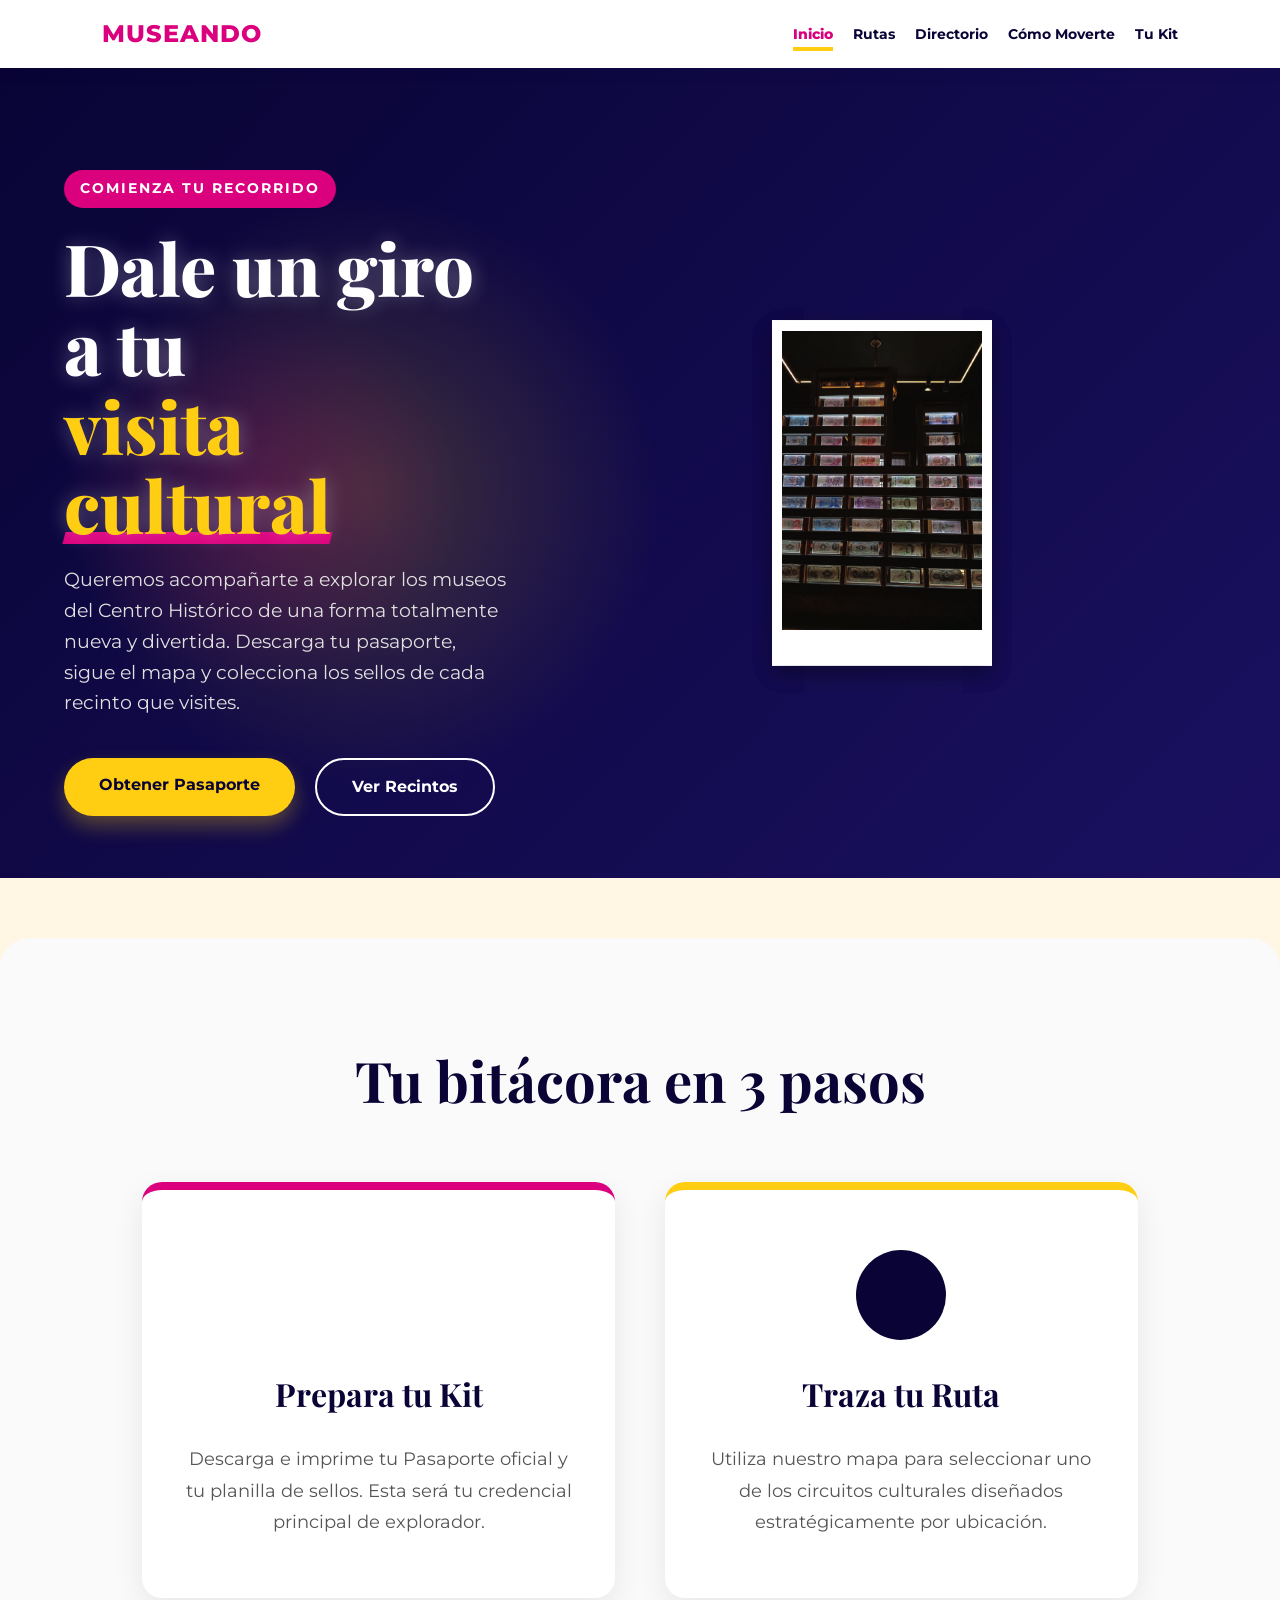
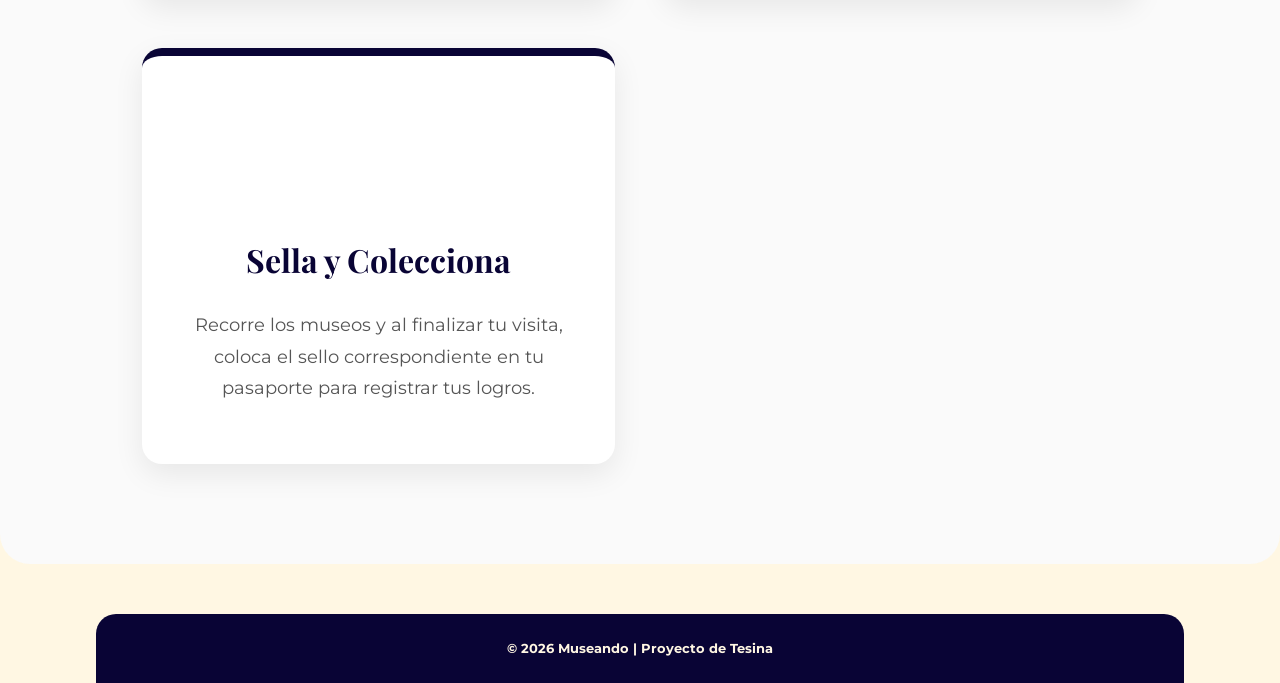
<file: Museando/index.html>
<!DOCTYPE html>
<html lang="es">
<head>
    <meta charset="UTF-8">
    <meta name="viewport" content="width=device-width, initial-scale=1.0">
    <title>Museando | Inicio</title>
    <link href="https://fonts.googleapis.com/css2?family=Montserrat:wght@300;400;700&family=Playfair+Display:wght@700;800&family=Poppins:wght@700;800&display=swap" rel="stylesheet">
    <link rel="stylesheet" href="css/style.css">
</head>
<body>

    <header class="main-header">
        <a href="index.html" class="logo">MUSEANDO</a>
        <ul class="nav-links">
            <li><a href="index.html" class="activo-nav">Inicio</a></li>
            <li><a href="rutas.html">Rutas</a></li>
            <li><a href="directorio.html">Directorio</a></li>
            <li><a href="guia.html">Cómo Moverte</a></li>
            <li><a href="kit.html">Tu Kit</a></li>
        </ul>
        <div class="burger">
            <div class="line1"></div><div class="line2"></div><div class="line3"></div>
        </div>
    </header>

    <main class="main-content">
        <section class="hero-dinamico">
            <div class="forma-fondo-1"></div>
            <div class="forma-fondo-2"></div>

           <div class="hero-texto-wrapper">
    <div class="etiqueta-hero">Comienza tu recorrido</div>
    <h1 class="titulo-gigante">Dale un giro a tu <br><span>visita cultural</span></h1>
    <p class="parrafo-hero">Queremos acompañarte a explorar los museos del Centro Histórico de una forma totalmente nueva y divertida. Descarga tu pasaporte, sigue el mapa y colecciona los sellos de cada recinto que visites.</p>
    <div class="botones-hero">
        <a href="kit.html" class="btn-primario">Obtener Pasaporte</a>
        <a href="directorio.html" class="btn-secundario">Ver Recintos</a>
    </div>
</div>

        <div class="hero-visual-wrapper" style="perspective: 1000px;">
    <div class="collage-polaroid">
        <!-- Tus imágenes aquí -->
        <img src="img/map4.jpg" class="foto-polaroid">
        <img src="img/munal2.jpg" class="foto-polaroid">
        <img src="img/banco2.jpg" class="foto-polaroid">
    </div>
</div>
        </section>

        <section class="container tutorial-section">
            <h2 class="section-title">Tu bitácora en 3 pasos</h2>
            
            <div class="grid-flex tutorial-grid">
                <div class="card tutorial-card hover-elevate">
                    <div class="icono-circular">1</div>
                    <h3 class="card-title">Prepara tu Kit</h3>
                    <p class="card-text">Descarga e imprime tu Pasaporte oficial y tu planilla de sellos. Esta será tu credencial principal de explorador.</p>
                </div>
                
                <div class="card tutorial-card hover-elevate">
                    <div class="icono-circular">2</div>
                    <h3 class="card-title">Traza tu Ruta</h3>
                    <p class="card-text">Utiliza nuestro mapa para seleccionar uno de los circuitos culturales diseñados estratégicamente por ubicación.</p>
                </div>
                
                <div class="card tutorial-card hover-elevate">
                    <div class="icono-circular">3</div>
                    <h3 class="card-title">Sella y Colecciona</h3>
                    <p class="card-text">Recorre los museos y al finalizar tu visita, coloca el sello correspondiente en tu pasaporte para registrar tus logros.</p>
                </div>
            </div>
        </section>

        </main>

    <footer class="main-footer">
        <p>&copy; 2026 Museando | Proyecto de Tesina</p>
    </footer>

    <script>
        const burger = document.querySelector('.burger');
        const nav = document.querySelector('.nav-links');
        burger.addEventListener('click', () => { 
            nav.classList.toggle('nav-active'); 
        });
    </script>
</body>
	
	<script>
    document.addEventListener("mousemove", (e) => {
        const mouseX = e.clientX / window.innerWidth - 0.5;
        const mouseY = e.clientY / window.innerHeight - 0.5;

        // Mover los elementos según el mouse
        const visualWrapper = document.querySelector('.hero-visual-wrapper');
        const flotante = document.querySelector('.img-flotante-1');

        visualWrapper.style.transform = `translate(${mouseX * 30}px, ${mouseY * 30}px)`;
        flotante.style.transform = `translate(${mouseX * -50}px, ${mouseY * -50}px)`;
    });
</script>
</html>
</file>
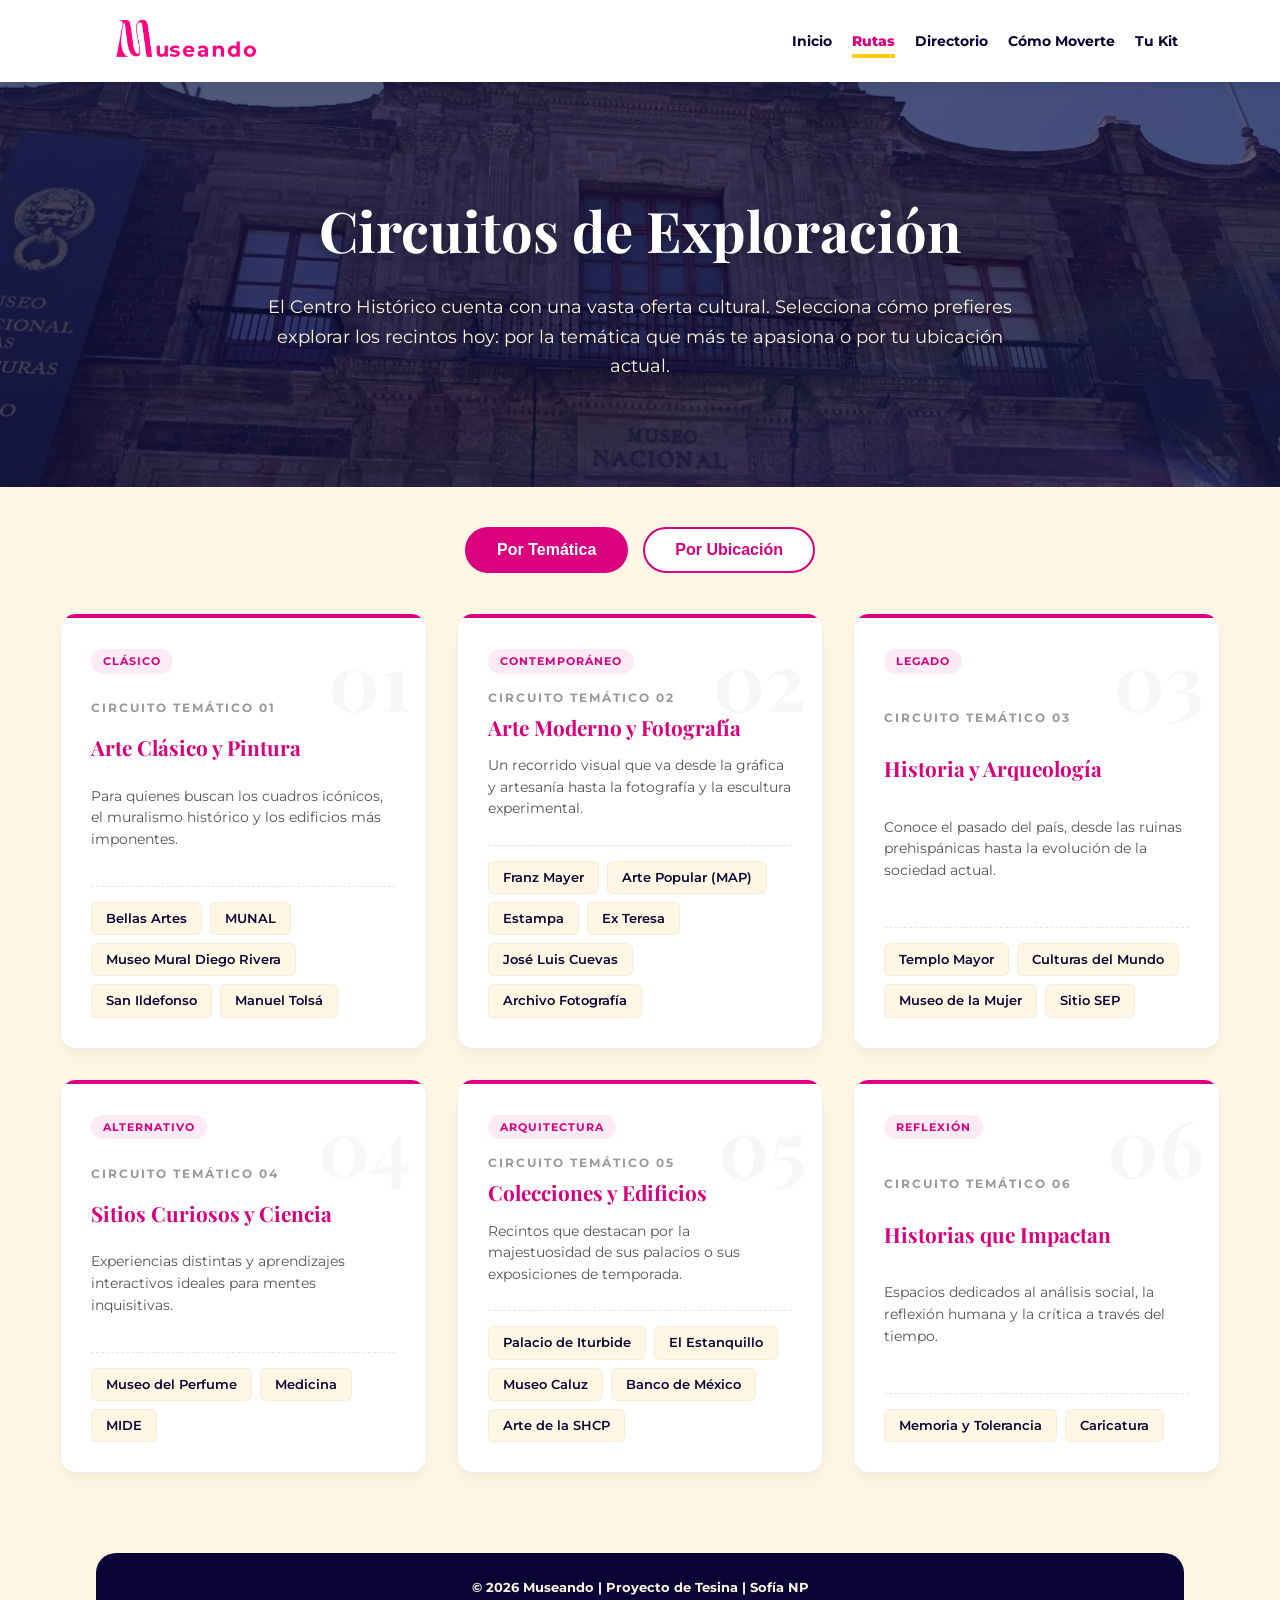
<file: rutas.html>
<!DOCTYPE html>
<html lang="es">
<head>

	<!-- Google tag (gtag.js) -->
    <script async src="https://www.googletagmanager.com/gtag/js?id=G-GC20LZSEM9"></script>
    <script>
      window.dataLayer = window.dataLayer || [];
      function gtag(){dataLayer.push(arguments);}
      gtag('js', new Date());

      gtag('config', 'G-GC20LZSEM9');
    </script>

    <meta charset="UTF-8">
    <meta name="viewport" content="width=device-width, initial-scale=1.0">
    <title>Museando | Inicio</title>
    <link href="https://fonts.googleapis.com/css2?family=Montserrat:wght@300;400;700&family=Playfair+Display:wght@700;800&family=Poppins:wght@700;800&display=swap" rel="stylesheet">
    <link rel="stylesheet" href="css/style.css">
    <meta charset="UTF-8">
    <meta name="viewport" content="width=device-width, initial-scale=1.0">
    <title>Museando | Rutas de Exploración</title>
    <link rel="stylesheet" href="css/style.css">
    <link href="https://fonts.googleapis.com/css2?family=Montserrat:wght@300;400;600;700&family=Playfair+Display:wght@700&family=Poppins:wght@600&display=swap" rel="stylesheet">
	
	<meta name="language" content="ES,EN">
	<!--esta etiqueta sirve para especificar cual es el didioma que usamos -->
<meta name="Description" content="Museando Centro Historico CDMX">
	 <!-- esta etiqueta sirve exclusivamente para que el usuario lo lea como descripción en google -->
<meta name="Keywords" content="CDMX, museos, centro historico, museando">
	 
<meta name="author" content="Sofía Nava, sofianp1418@gmail.com">
	
<meta name="copyright" content="Museando">

<meta name="robots" content="Index,Follow"> 

<meta name="google-site-verification" content="LADzCucKd1rZKgJMTLuuKnsMB3RhkdL5uqJF5bVARfE" />
	
	<link rel="shortcut icon" href="img/favicon.ico" type="image/x-icon">
<link rel="icon" href="/favicon.ico" type="image/x-icon">
</head>
<body>

    <header>
        <a href="index.html" class="logo">
        <img src="img/museando transparente.png" alt="Logo Museando" class="logo-img">
    </a>
        <ul class="nav-links">
            <li><a href="index.html">Inicio</a></li>
            <li><a href="rutas.html" class="activo-nav">Rutas</a></li>
            <li><a href="directorio.html">Directorio</a></li>
            <li><a href="guia.html">Cómo Moverte</a></li>
            <li><a href="kit.html">Tu Kit</a></li>
        </ul>
        <div class="burger">
            <div class="line1"></div><div class="line2"></div><div class="line3"></div>
        </div>
    </header>

    <!-- NUEVO HERO BANNER FOTOGRÁFICO -->
    <section class="hero-rutas">
        <div class="hero-overlay"></div>
        <div class="hero-contenido">
            <h1>Circuitos de Exploración</h1>
            <p>El Centro Histórico cuenta con una vasta oferta cultural. Selecciona cómo prefieres explorar los recintos hoy: por la temática que más te apasiona o por tu ubicación actual.</p>
        </div>
    </section>

    <main class="container-rutas">

        <div class="tabs-navegacion">
            <button class="btn-tab active" onclick="cambiarFiltro(event, 'tematica')">Por Temática</button>
            <button class="btn-tab" onclick="cambiarFiltro(event, 'ubicacion')">Por Ubicación</button>
        </div>

        <div class="wrapper-contenido-rutas">
            
            <!-- BLOQUE 1: RUTAS TEMÁTICAS -->
            <div id="contenedor-tematica" class="bloque-ruta active">
                <div class="grid-rutas-moderno">
                    
                    <div class="tarjeta-ruta-interactiva" data-numero="01">
                        <div class="tarjeta-badge">Clásico</div>
                        <span class="subtitulo-circuito">Circuito Temático 01</span>
                        <h3>Arte Clásico y Pintura</h3>
                        <p class="ruta-descripcion">Para quienes buscan los cuadros icónicos, el muralismo histórico y los edificios más imponentes.</p>
                        <div class="lista-recintos-ruta">
                            <a href="directorio.html#bellas-artes" class="tag-museo">Bellas Artes</a>
                            <a href="directorio.html#munal" class="tag-museo">MUNAL</a>
                            <a href="directorio.html#diego-rivera" class="tag-museo">Museo Mural Diego Rivera</a>
                            <a href="directorio.html#san-ildefonso" class="tag-museo">San Ildefonso</a>
                            <a href="directorio.html#manuel-tolsa" class="tag-museo">Manuel Tolsá</a>
                        </div>
                    </div>

                    <div class="tarjeta-ruta-interactiva" data-numero="02">
                        <div class="tarjeta-badge">Contemporáneo</div>
                        <span class="subtitulo-circuito">Circuito Temático 02</span>
                        <h3>Arte Moderno y Fotografía</h3>
                        <p class="ruta-descripcion">Un recorrido visual que va desde la gráfica y artesanía hasta la fotografía y la escultura experimental.</p>
                        <div class="lista-recintos-ruta">
                            <a href="directorio.html#franz-mayer" class="tag-museo">Franz Mayer</a>
                            <a href="directorio.html#arte-popular" class="tag-museo">Arte Popular (MAP)</a>
                            <a href="directorio.html#estampa" class="tag-museo">Estampa</a>
                            <a href="directorio.html#ex-teresa" class="tag-museo">Ex Teresa</a>
                            <a href="directorio.html#jose-luis-cuevas" class="tag-museo">José Luis Cuevas</a>
                            <a href="directorio.html#archivo-fotografia" class="tag-museo">Archivo Fotografía</a>
                        </div>
                    </div>

                    <div class="tarjeta-ruta-interactiva" data-numero="03">
                        <div class="tarjeta-badge">Legado</div>
                        <span class="subtitulo-circuito">Circuito Temático 03</span>
                        <h3>Historia y Arqueología</h3>
                        <p class="ruta-descripcion">Conoce el pasado del país, desde las ruinas prehispánicas hasta la evolución de la sociedad actual.</p>
                        <div class="lista-recintos-ruta">
                            <a href="directorio.html#templo-mayor" class="tag-museo">Templo Mayor</a>
                            <a href="directorio.html#culturas-mundo" class="tag-museo">Culturas del Mundo</a>
                            <a href="directorio.html#museo-mujer" class="tag-museo">Museo de la Mujer</a>
                            <a href="directorio.html#sitio-sep" class="tag-museo">Sitio SEP</a>
                        </div>
                    </div>

                    <div class="tarjeta-ruta-interactiva" data-numero="04">
                        <div class="tarjeta-badge">Alternativo</div>
                        <span class="subtitulo-circuito">Circuito Temático 04</span>
                        <h3>Sitios Curiosos y Ciencia</h3>
                        <p class="ruta-descripcion">Experiencias distintas y aprendizajes interactivos ideales para mentes inquisitivas.</p>
                        <div class="lista-recintos-ruta">
                            <a href="directorio.html#mupe" class="tag-museo">Museo del Perfume</a>
                            <a href="directorio.html#medicina" class="tag-museo">Medicina</a>
                            <a href="directorio.html#mide" class="tag-museo">MIDE</a>
                        </div>
                    </div>

                    <div class="tarjeta-ruta-interactiva" data-numero="05">
                        <div class="tarjeta-badge">Arquitectura</div>
                        <span class="subtitulo-circuito">Circuito Temático 05</span>
                        <h3>Colecciones y Edificios</h3>
                        <p class="ruta-descripcion">Recintos que destacan por la majestuosidad de sus palacios o sus exposiciones de temporada.</p>
                        <div class="lista-recintos-ruta">
                            <a href="directorio.html#palacio-iturbide" class="tag-museo">Palacio de Iturbide</a>
                            <a href="directorio.html#estanquillo" class="tag-museo">El Estanquillo</a>
                            <a href="directorio.html#kaluz" class="tag-museo">Museo Caluz</a>
                            <a href="directorio.html#banco-mexico" class="tag-museo">Banco de México</a>
                            <a href="directorio.html#shcp" class="tag-museo">Arte de la SHCP</a>
                        </div>
                    </div>

                    <div class="tarjeta-ruta-interactiva" data-numero="06">
                        <div class="tarjeta-badge">Reflexión</div>
                        <span class="subtitulo-circuito">Circuito Temático 06</span>
                        <h3>Historias que Impactan</h3>
                        <p class="ruta-descripcion">Espacios dedicados al análisis social, la reflexión humana y la crítica a través del tiempo.</p>
                        <div class="lista-recintos-ruta">
                            <a href="directorio.html#memoria-tolerancia" class="tag-museo">Memoria y Tolerancia</a>
                            <a href="directorio.html#caricatura" class="tag-museo">Caricatura</a>
                        </div>
                    </div>

                </div>
            </div>

            <!-- BLOQUE 2: RUTAS POR UBICACIÓN -->
            <div id="contenedor-ubicacion" class="bloque-ruta">
                <div class="grid-rutas-moderno">
                    
                    <div class="tarjeta-ruta-interactiva line-ubicacion" data-numero="01">
                        <div class="tarjeta-badge badge-geo">Punto de inicio</div>
                        <span class="subtitulo-circuito">Zona 01</span>
                        <h3>Alameda Central y Bellas Artes</h3>
                        <p class="ruta-descripcion">Perfecta si te encuentras cerca del parque central, la Torre Latinoamericana o el Palacio.</p>
                        <div class="lista-recintos-ruta">
                            <a href="directorio.html#bellas-artes" class="tag-museo">Bellas Artes</a>
                            <a href="directorio.html#franz-mayer" class="tag-museo">Franz Mayer</a>
                            <a href="directorio.html#diego-rivera" class="tag-museo">Diego Rivera</a>
                            <a href="directorio.html#estampa" class="tag-museo">Estampa</a>
                            <a href="directorio.html#kaluz" class="tag-museo">Museo Caluz</a>
                            <a href="directorio.html#arte-popular" class="tag-museo">Arte Popular (MAP)</a>
                            <a href="directorio.html#memoria-tolerancia" class="tag-museo">Memoria y Tolerancia</a>
                        </div>
                    </div>

                    <div class="tarjeta-ruta-interactiva line-ubicacion" data-numero="02">
                        <div class="tarjeta-badge badge-geo">Plaza Principal</div>
                        <span class="subtitulo-circuito">Zona 02</span>
                        <h3>Zócalo y Catedral</h3>
                        <p class="ruta-descripcion">Ideal para explorar los alrededores de la plaza de la constitución y los recintos hacia el sur.</p>
                        <div class="lista-recintos-ruta">
                            <a href="directorio.html#templo-mayor" class="tag-museo">Templo Mayor</a>
                            <a href="directorio.html#archivo-fotografia" class="tag-museo">Archivo Fotografía</a>
                            <a href="directorio.html#banco-mexico" class="tag-museo">Banco de México</a>
                            <a href="directorio.html#shcp" class="tag-museo">Arte de la SHCP</a>
                            <a href="directorio.html#culturas-mundo" class="tag-museo">Culturas del Mundo</a>
                            <a href="directorio.html#ciudad-mexico" class="tag-museo">Ciudad de México</a>
                        </div>
                    </div>

                    <div class="tarjeta-ruta-interactiva line-ubicacion" data-numero="03">
                        <div class="tarjeta-badge badge-geo">Corredor Peatonal</div>
                        <span class="subtitulo-circuito">Zona 03</span>
                        <h3>Corredor Madero</h3>
                        <p class="ruta-descripcion">Para quienes caminan directo por la calle más transitada y famosa del Centro Histórico.</p>
                        <div class="lista-recintos-ruta">
                            <a href="directorio.html#estanquillo" class="tag-museo">El Estanquillo</a>
                            <a href="directorio.html#palacio-iturbide" class="tag-museo">Palacio de Iturbide</a>
                        </div>
                    </div>

                    <div class="tarjeta-ruta-interactiva line-ubicacion" data-numero="04">
                        <div class="tarjeta-badge badge-geo">Calles Históricas</div>
                        <span class="subtitulo-circuito">Zona 04</span>
                        <h3>Detrás de Catedral</h3>
                        <p class="ruta-descripcion">Explora las calles tradicionales del norte como Donceles, Cuba, Tacuba y Justo Sierra.</p>
                        <div class="lista-recintos-ruta">
                            <a href="directorio.html#munal" class="tag-museo">MUNAL</a>
                            <a href="directorio.html#manuel-tolsa" class="tag-museo">Manuel Tolsá</a>
                            <a href="directorio.html#san-ildefonso" class="tag-museo">San Ildefonso</a>
                            <a href="directorio.html#medicina" class="tag-museo">Medicina</a>
                            <a href="directorio.html#museo-mujer" class="tag-museo">Museo de la Mujer</a>
                            <a href="directorio.html#mupe" class="tag-museo">Museo del Perfume</a>
                            <a href="directorio.html#sitio-sep" class="tag-museo">Sitio SEP</a>
                            <a href="directorio.html#ex-teresa" class="tag-museo">Ex Teresa</a>
                            <a href="directorio.html#jose-luis-cuevas" class="tag-museo">José Luis Cuevas</a>
                            <a href="directorio.html#caricatura" class="tag-museo">Caricatura</a>
                        </div>
                    </div>

                </div>
            </div>

        </div>
    </main>

    <footer>
        <p>&copy; 2026 Museando | Proyecto de Tesina | Sofía NP</p>
    </footer>

    <script>
        // Menú hamburguesa
        const burger = document.querySelector('.burger');
        const nav = document.querySelector('.nav-links');
        burger.addEventListener('click', () => { nav.classList.toggle('nav-active'); });

        // Cambiar pestañas de rutas
        function cambiarFiltro(evento, tipo) {
            document.querySelectorAll('.btn-tab').forEach(btn => btn.classList.remove('active'));
            document.querySelectorAll('.bloque-ruta').forEach(bloque => bloque.classList.remove('active'));

            evento.target.classList.add('active');
            document.getElementById(`contenedor-${tipo}`).classList.add('active');
        }
    </script>
</body>
</html>
</file>
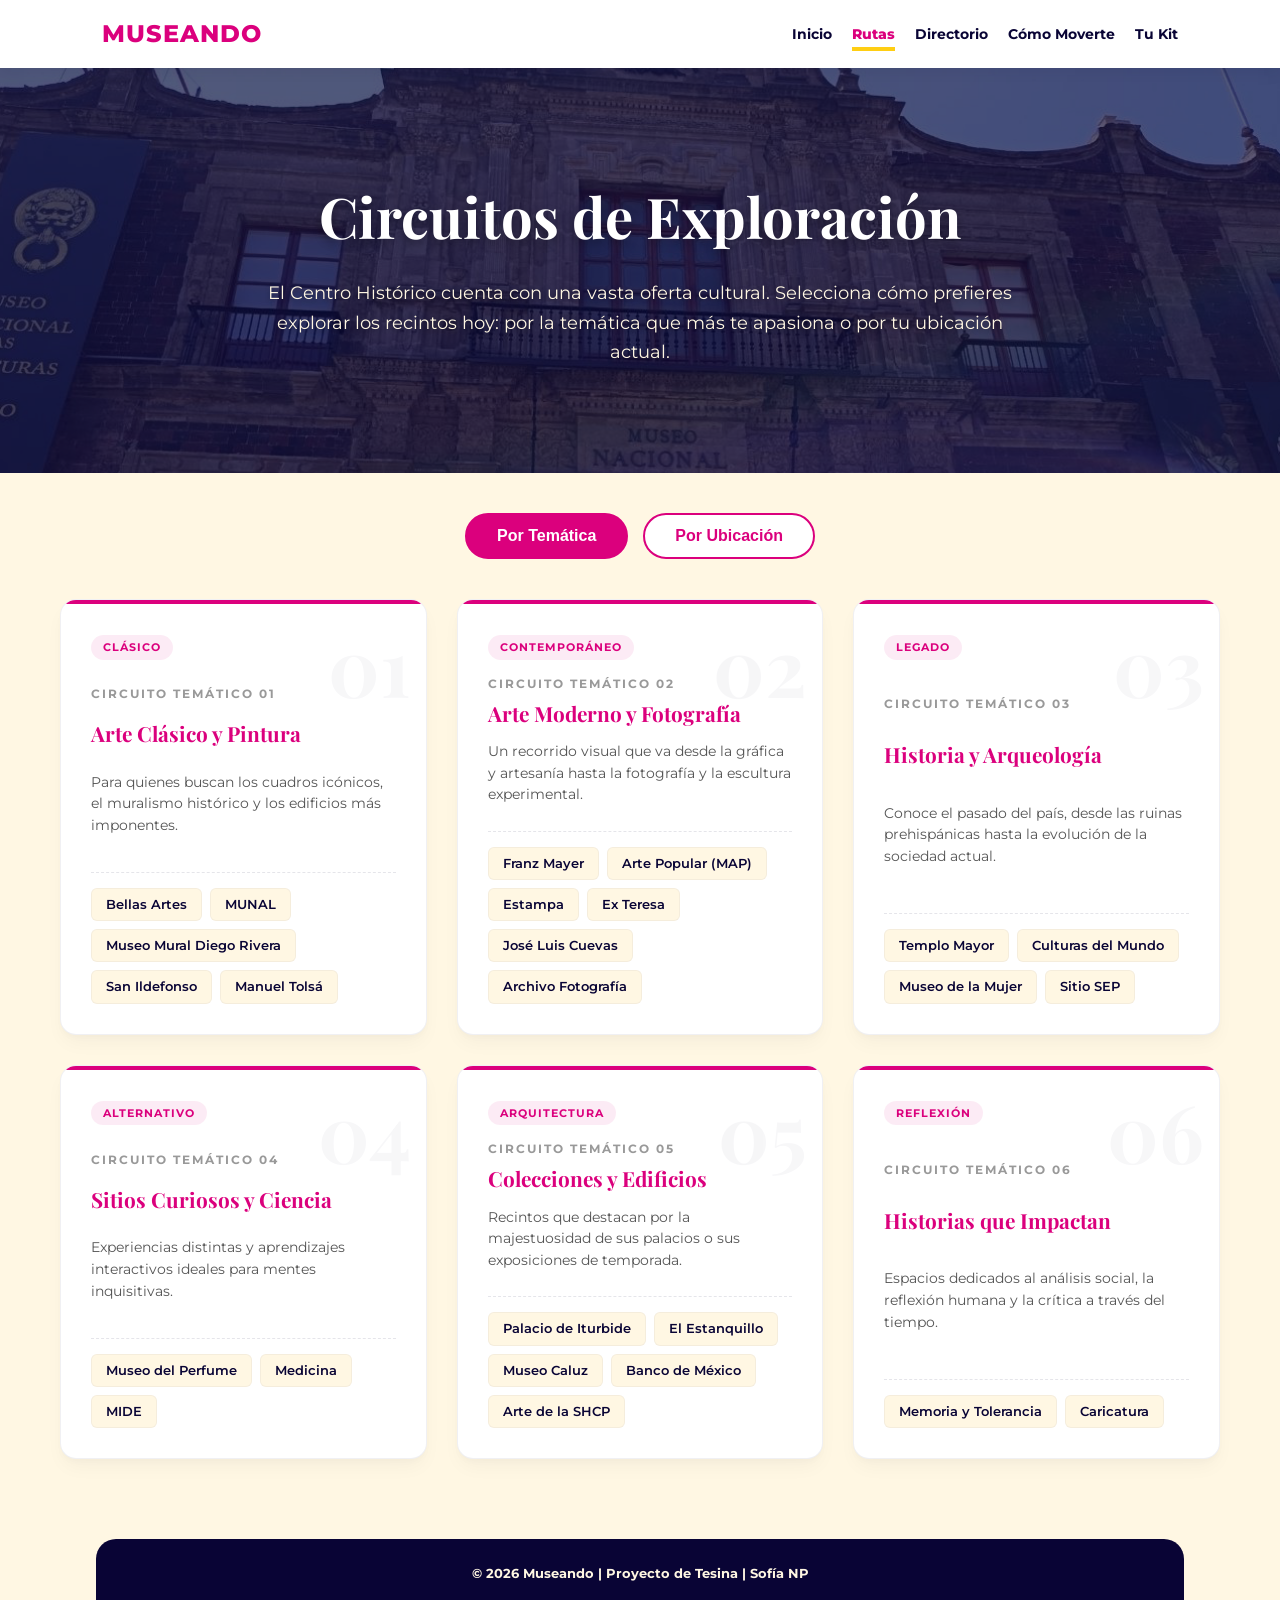
<file: Museando/rutas.html>
<!DOCTYPE html>
<html lang="es">
<head>
    <meta charset="UTF-8">
    <meta name="viewport" content="width=device-width, initial-scale=1.0">
    <title>Museando | Rutas de Exploración</title>
    <link rel="stylesheet" href="css/style.css">
    <link href="https://fonts.googleapis.com/css2?family=Montserrat:wght@300;400;600;700&family=Playfair+Display:wght@700&family=Poppins:wght@600&display=swap" rel="stylesheet">
</head>
<body>

    <header>
        <a href="index.html" class="logo">MUSEANDO</a>
        <ul class="nav-links">
            <li><a href="index.html">Inicio</a></li>
            <li><a href="rutas.html" class="activo-nav">Rutas</a></li>
            <li><a href="directorio.html">Directorio</a></li>
            <li><a href="guia.html">Cómo Moverte</a></li>
            <li><a href="kit.html">Tu Kit</a></li>
        </ul>
        <div class="burger">
            <div class="line1"></div><div class="line2"></div><div class="line3"></div>
        </div>
    </header>

    <!-- NUEVO HERO BANNER FOTOGRÁFICO -->
    <section class="hero-rutas">
        <div class="hero-overlay"></div>
        <div class="hero-contenido">
            <h1>Circuitos de Exploración</h1>
            <p>El Centro Histórico cuenta con una vasta oferta cultural. Selecciona cómo prefieres explorar los recintos hoy: por la temática que más te apasiona o por tu ubicación actual.</p>
        </div>
    </section>

    <main class="container-rutas">

        <div class="tabs-navegacion">
            <button class="btn-tab active" onclick="cambiarFiltro(event, 'tematica')">Por Temática</button>
            <button class="btn-tab" onclick="cambiarFiltro(event, 'ubicacion')">Por Ubicación</button>
        </div>

        <div class="wrapper-contenido-rutas">
            
            <!-- BLOQUE 1: RUTAS TEMÁTICAS -->
            <div id="contenedor-tematica" class="bloque-ruta active">
                <div class="grid-rutas-moderno">
                    
                    <div class="tarjeta-ruta-interactiva" data-numero="01">
                        <div class="tarjeta-badge">Clásico</div>
                        <span class="subtitulo-circuito">Circuito Temático 01</span>
                        <h3>Arte Clásico y Pintura</h3>
                        <p class="ruta-descripcion">Para quienes buscan los cuadros icónicos, el muralismo histórico y los edificios más imponentes.</p>
                        <div class="lista-recintos-ruta">
                            <a href="directorio.html#bellas-artes" class="tag-museo">Bellas Artes</a>
                            <a href="directorio.html#munal" class="tag-museo">MUNAL</a>
                            <a href="directorio.html#diego-rivera" class="tag-museo">Museo Mural Diego Rivera</a>
                            <a href="directorio.html#san-ildefonso" class="tag-museo">San Ildefonso</a>
                            <a href="directorio.html#manuel-tolsa" class="tag-museo">Manuel Tolsá</a>
                        </div>
                    </div>

                    <div class="tarjeta-ruta-interactiva" data-numero="02">
                        <div class="tarjeta-badge">Contemporáneo</div>
                        <span class="subtitulo-circuito">Circuito Temático 02</span>
                        <h3>Arte Moderno y Fotografía</h3>
                        <p class="ruta-descripcion">Un recorrido visual que va desde la gráfica y artesanía hasta la fotografía y la escultura experimental.</p>
                        <div class="lista-recintos-ruta">
                            <a href="directorio.html#franz-mayer" class="tag-museo">Franz Mayer</a>
                            <a href="directorio.html#arte-popular" class="tag-museo">Arte Popular (MAP)</a>
                            <a href="directorio.html#estampa" class="tag-museo">Estampa</a>
                            <a href="directorio.html#ex-teresa" class="tag-museo">Ex Teresa</a>
                            <a href="directorio.html#jose-luis-cuevas" class="tag-museo">José Luis Cuevas</a>
                            <a href="directorio.html#archivo-fotografia" class="tag-museo">Archivo Fotografía</a>
                        </div>
                    </div>

                    <div class="tarjeta-ruta-interactiva" data-numero="03">
                        <div class="tarjeta-badge">Legado</div>
                        <span class="subtitulo-circuito">Circuito Temático 03</span>
                        <h3>Historia y Arqueología</h3>
                        <p class="ruta-descripcion">Conoce el pasado del país, desde las ruinas prehispánicas hasta la evolución de la sociedad actual.</p>
                        <div class="lista-recintos-ruta">
                            <a href="directorio.html#templo-mayor" class="tag-museo">Templo Mayor</a>
                            <a href="directorio.html#culturas-mundo" class="tag-museo">Culturas del Mundo</a>
                            <a href="directorio.html#museo-mujer" class="tag-museo">Museo de la Mujer</a>
                            <a href="directorio.html#sitio-sep" class="tag-museo">Sitio SEP</a>
                        </div>
                    </div>

                    <div class="tarjeta-ruta-interactiva" data-numero="04">
                        <div class="tarjeta-badge">Alternativo</div>
                        <span class="subtitulo-circuito">Circuito Temático 04</span>
                        <h3>Sitios Curiosos y Ciencia</h3>
                        <p class="ruta-descripcion">Experiencias distintas y aprendizajes interactivos ideales para mentes inquisitivas.</p>
                        <div class="lista-recintos-ruta">
                            <a href="directorio.html#mupe" class="tag-museo">Museo del Perfume</a>
                            <a href="directorio.html#medicina" class="tag-museo">Medicina</a>
                            <a href="directorio.html#mide" class="tag-museo">MIDE</a>
                        </div>
                    </div>

                    <div class="tarjeta-ruta-interactiva" data-numero="05">
                        <div class="tarjeta-badge">Arquitectura</div>
                        <span class="subtitulo-circuito">Circuito Temático 05</span>
                        <h3>Colecciones y Edificios</h3>
                        <p class="ruta-descripcion">Recintos que destacan por la majestuosidad de sus palacios o sus exposiciones de temporada.</p>
                        <div class="lista-recintos-ruta">
                            <a href="directorio.html#palacio-iturbide" class="tag-museo">Palacio de Iturbide</a>
                            <a href="directorio.html#estanquillo" class="tag-museo">El Estanquillo</a>
                            <a href="directorio.html#kaluz" class="tag-museo">Museo Caluz</a>
                            <a href="directorio.html#banco-mexico" class="tag-museo">Banco de México</a>
                            <a href="directorio.html#shcp" class="tag-museo">Arte de la SHCP</a>
                        </div>
                    </div>

                    <div class="tarjeta-ruta-interactiva" data-numero="06">
                        <div class="tarjeta-badge">Reflexión</div>
                        <span class="subtitulo-circuito">Circuito Temático 06</span>
                        <h3>Historias que Impactan</h3>
                        <p class="ruta-descripcion">Espacios dedicados al análisis social, la reflexión humana y la crítica a través del tiempo.</p>
                        <div class="lista-recintos-ruta">
                            <a href="directorio.html#memoria-tolerancia" class="tag-museo">Memoria y Tolerancia</a>
                            <a href="directorio.html#caricatura" class="tag-museo">Caricatura</a>
                        </div>
                    </div>

                </div>
            </div>

            <!-- BLOQUE 2: RUTAS POR UBICACIÓN -->
            <div id="contenedor-ubicacion" class="bloque-ruta">
                <div class="grid-rutas-moderno">
                    
                    <div class="tarjeta-ruta-interactiva line-ubicacion" data-numero="01">
                        <div class="tarjeta-badge badge-geo">Punto de inicio</div>
                        <span class="subtitulo-circuito">Zona 01</span>
                        <h3>Alameda Central y Bellas Artes</h3>
                        <p class="ruta-descripcion">Perfecta si te encuentras cerca del parque central, la Torre Latinoamericana o el Palacio.</p>
                        <div class="lista-recintos-ruta">
                            <a href="directorio.html#bellas-artes" class="tag-museo">Bellas Artes</a>
                            <a href="directorio.html#franz-mayer" class="tag-museo">Franz Mayer</a>
                            <a href="directorio.html#diego-rivera" class="tag-museo">Diego Rivera</a>
                            <a href="directorio.html#estampa" class="tag-museo">Estampa</a>
                            <a href="directorio.html#kaluz" class="tag-museo">Museo Caluz</a>
                            <a href="directorio.html#arte-popular" class="tag-museo">Arte Popular (MAP)</a>
                            <a href="directorio.html#memoria-tolerancia" class="tag-museo">Memoria y Tolerancia</a>
                        </div>
                    </div>

                    <div class="tarjeta-ruta-interactiva line-ubicacion" data-numero="02">
                        <div class="tarjeta-badge badge-geo">Plaza Principal</div>
                        <span class="subtitulo-circuito">Zona 02</span>
                        <h3>Zócalo y Catedral</h3>
                        <p class="ruta-descripcion">Ideal para explorar los alrededores de la plaza de la constitución y los recintos hacia el sur.</p>
                        <div class="lista-recintos-ruta">
                            <a href="directorio.html#templo-mayor" class="tag-museo">Templo Mayor</a>
                            <a href="directorio.html#archivo-fotografia" class="tag-museo">Archivo Fotografía</a>
                            <a href="directorio.html#banco-mexico" class="tag-museo">Banco de México</a>
                            <a href="directorio.html#shcp" class="tag-museo">Arte de la SHCP</a>
                            <a href="directorio.html#culturas-mundo" class="tag-museo">Culturas del Mundo</a>
                            <a href="directorio.html#ciudad-mexico" class="tag-museo">Ciudad de México</a>
                        </div>
                    </div>

                    <div class="tarjeta-ruta-interactiva line-ubicacion" data-numero="03">
                        <div class="tarjeta-badge badge-geo">Corredor Peatonal</div>
                        <span class="subtitulo-circuito">Zona 03</span>
                        <h3>Corredor Madero</h3>
                        <p class="ruta-descripcion">Para quienes caminan directo por la calle más transitada y famosa del Centro Histórico.</p>
                        <div class="lista-recintos-ruta">
                            <a href="directorio.html#estanquillo" class="tag-museo">El Estanquillo</a>
                            <a href="directorio.html#palacio-iturbide" class="tag-museo">Palacio de Iturbide</a>
                        </div>
                    </div>

                    <div class="tarjeta-ruta-interactiva line-ubicacion" data-numero="04">
                        <div class="tarjeta-badge badge-geo">Calles Históricas</div>
                        <span class="subtitulo-circuito">Zona 04</span>
                        <h3>Detrás de Catedral</h3>
                        <p class="ruta-descripcion">Explora las calles tradicionales del norte como Donceles, Cuba, Tacuba y Justo Sierra.</p>
                        <div class="lista-recintos-ruta">
                            <a href="directorio.html#munal" class="tag-museo">MUNAL</a>
                            <a href="directorio.html#manuel-tolsa" class="tag-museo">Manuel Tolsá</a>
                            <a href="directorio.html#san-ildefonso" class="tag-museo">San Ildefonso</a>
                            <a href="directorio.html#medicina" class="tag-museo">Medicina</a>
                            <a href="directorio.html#museo-mujer" class="tag-museo">Museo de la Mujer</a>
                            <a href="directorio.html#mupe" class="tag-museo">Museo del Perfume</a>
                            <a href="directorio.html#sitio-sep" class="tag-museo">Sitio SEP</a>
                            <a href="directorio.html#ex-teresa" class="tag-museo">Ex Teresa</a>
                            <a href="directorio.html#jose-luis-cuevas" class="tag-museo">José Luis Cuevas</a>
                            <a href="directorio.html#caricatura" class="tag-museo">Caricatura</a>
                        </div>
                    </div>

                </div>
            </div>

        </div>
    </main>

    <footer>
        <p>&copy; 2026 Museando | Proyecto de Tesina | Sofía NP</p>
    </footer>

    <script>
        // Menú hamburguesa
        const burger = document.querySelector('.burger');
        const nav = document.querySelector('.nav-links');
        burger.addEventListener('click', () => { nav.classList.toggle('nav-active'); });

        // Cambiar pestañas de rutas
        function cambiarFiltro(evento, tipo) {
            document.querySelectorAll('.btn-tab').forEach(btn => btn.classList.remove('active'));
            document.querySelectorAll('.bloque-ruta').forEach(bloque => bloque.classList.remove('active'));

            evento.target.classList.add('active');
            document.getElementById(`contenedor-${tipo}`).classList.add('active');
        }
    </script>
</body>
</html>
</file>
<file: Museando/css/style.css>
@charset "utf-8";

/* ==========================================================================
   1. SISTEMA DE VARIABLES, RESET Y CONFIGURACI�N GENERAL
   ========================================================================== */
* { 
    margin: 0; 
    padding: 0; 
    box-sizing: border-box; 
}

body { 
    font-family: 'Montserrat', sans-serif; 
    background-color: #FFF7E3; /* Fondo Crema C�lido */
    color: #090435; /* Azul Marino Profundo */
    overflow-x: hidden;
    line-height: 1.5;
}
/* Ajustes para el logo */
.logo {
    display: flex;
    align-items: center;
    height: 100%; /* Para asegurar que se alinee verticalmente con el men� */
}

.logo-img {
    height: 50px;       /* Ajusta este valor al tama�o ideal de tu logo */
    width: auto;        /* Mantiene la proporci�n original */
    transition: transform 0.3s ease;
}

/* Efecto al pasar el cursor sobre el logo */
.logo:hover .logo-img {
    transform: scale(1.05);
}
h1, h2, h3 { 
    font-family: 'Playfair Display', serif; 
    color: #DB007D; 
}

.container { 
    padding: 60px 8%; 
    text-align: center; 
}

.bg-white { 
    background-color: #ffffff; 
}

.flight-path { 
    border-top: 3px dashed #FFCE13; 
    width: 80px; 
    margin: 20px auto 40px; 
}

.encabezado-seccion {
    text-align: center;
    margin-bottom: 40px;
}

.encabezado-seccion h1 {
    font-size: 2.8rem;
    color: #090435;
    margin-bottom: 15px;
}

.encabezado-seccion p {
    color: #555;
    max-width: 700px;
    margin: 0 auto;
    line-height: 1.6;
}

/* ==========================================================================
   2. ENCABEZADO, NAVEGACI�N PRINCIPAL Y MEN� BURGER
   ========================================================================== */
header {
    background-color: transparent; /* Antes estaba en #ffffff */
    padding: 1rem 8%; 
    display: flex;
    justify-content: space-between; 
    align-items: center;
    /* Quitamos el box-shadow para que se vea limpio sobre el video */
    position: absolute; /* Antes estaba en sticky */
    width: 100%; /* Obligamos a que cubra de lado a lado */
    top: 0; 
    left: 0;
    z-index: 1000;
}

.logo { 
    font-size: 1.5rem; 
    font-weight: 800; 
    color: #DB007D; 
    text-decoration: none; 
    text-transform: uppercase; 
    letter-spacing: 1px;
} 

.nav-links { 
    display: flex; 
    list-style: none; 
    gap: 20px; 
}

.nav-links a { 
    text-decoration: none; 
    color: #090435; 
    font-size: 0.9rem; 
    transition: 0.3s ease; 
    font-weight: bold; 
}

.nav-links a:hover { 
    color: #DB007D; 
}

.nav-links a.activo-nav {
    font-weight: 800; 
    color: #DB007D; 
    border-bottom: 4px solid #FFCE13; 
    padding-bottom: 4px;
}

.burger { 
    display: none; 
    cursor: pointer; 
}

.burger div { 
    width: 25px; 
    height: 3px; 
    background: #DB007D; 
    margin: 5px; 
    transition: 0.3s ease; 
    border-radius: 5px;
}

/* ==========================================================================
   3. BOTONES, ACCIONES (CTA) Y COMPONENTES ETIQUETA (TAGS)
   ========================================================================== */
.cta-button {
    background-color: #DB007D; 
    color: white; 
    padding: 15px 35px; 
    border-radius: 50px; 
    text-decoration: none; 
    font-weight: 700; 
    display: inline-block; 
    transition: 0.3s ease;
    box-shadow: 0 4px 15px rgba(219, 0, 125, 0.3);
}

.cta-button:hover { 
    background-color: #FFCE13; 
    color: #090435; 
    transform: translateY(-3px); 
    box-shadow: 0 6px 20px rgba(9, 4, 53, 0.15); 
}

.cta-button.secondary { 
    background-color: #ffffff; 
    color: #DB007D; 
    margin-top: 20px; 
    border: 2px solid #DB007D; 
}

.tag { 
    background: #090435; 
    color: #FFF7E3; 
    padding: 4px 12px; 
    border-radius: 20px; 
    font-size: 0.7rem; 
    margin-top: 10px; 
    display: inline-block; 
}

.tags-museos { 
    display: flex; 
    flex-wrap: wrap; 
    gap: 8px; 
    margin-top: auto; 
    padding-top: 15px; 
}

.tag-m { 
    background-color: #FFCE13; 
    color: #090435; 
    font-size: 0.75rem; 
    padding: 8px 14px; 
    border-radius: 20px; 
    font-weight: bold; 
    transition: 0.3s ease; 
    text-decoration: none;
}

.tag-m:hover { 
    background-color: #DB007D; 
    color: #ffffff; 
    transform: scale(1.05); 
}

/* ==========================================================================
   4. SECCI�N: INICIO (INDEX) Y ANIMACIONES CINEM�TICAS
   ========================================================================== */
@keyframes flujoFondo {
    0% { background-position: 0% 50%; }
    50% { background-position: 100% 50%; }
    100% { background-position: 0% 50%; }
}

.hero-dinamico {
    background: linear-gradient(135deg, #090435 0%, #1a1060 50%, #db007d 100%);
    background-size: 200% 200%;
    animation: flujoFondo 10s ease infinite;
    position: relative;
    overflow: hidden;
    min-height: 90vh; 
    display: flex;
    align-items: center;
    justify-content: space-between;
    padding: 80px 5% 40px 5%;
}

@keyframes orbita {
    0% { transform: rotate(0deg) translateX(50px) rotate(0deg); }
    100% { transform: rotate(360deg) translateX(50px) rotate(-360deg); }
}

.forma-fondo-1 {
    position: absolute; width: 600px; height: 600px;
    background: radial-gradient(circle, rgba(255, 206, 19, 0.2) 0%, transparent 70%);
    animation: orbita 15s linear infinite; z-index: 1;
}

.forma-fondo-2 {
    position: absolute; width: 400px; height: 400px;
    background: radial-gradient(circle, rgba(219, 0, 125, 0.2) 0%, transparent 70%);
    animation: orbita 20s linear infinite reverse; z-index: 1;
}

@keyframes entradaMagica {
    0% { opacity: 0; transform: scale(0.8) translateY(50px); filter: blur(10px); }
    100% { opacity: 1; transform: scale(1) translateY(0); filter: blur(0); }
}

.hero-texto-wrapper { 
    flex: 1; 
    max-width: 550px; 
    z-index: 2; 
    padding-right: 40px; 
    animation: entradaMagica 1.2s cubic-bezier(0.16, 1, 0.3, 1) forwards;
}

.etiqueta-hero {
    display: inline-block; background-color: #DB007D; color: white; 
    font-weight: 700; padding: 8px 16px; border-radius: 20px; font-size: 0.9rem; 
    letter-spacing: 2px; text-transform: uppercase; margin-bottom: 20px;
}

.titulo-gigante {
    font-size: 4.5rem; line-height: 1.1; color: white; 
    text-align: left; margin-bottom: 20px; font-weight: 800;
    text-shadow: 0 0 20px rgba(255,255,255,0.3);
}

.titulo-gigante span { color: #FFCE13; position: relative; }
.titulo-gigante span::after {
    content: ''; position: absolute; bottom: 8px; left: 0; width: 100%; height: 12px;
    background-color: #DB007D; z-index: -1; transform: skewX(-15deg);
}

.parrafo-hero { 
    font-size: 1.2rem; color: #E0E0E0; line-height: 1.6; margin-bottom: 40px; text-align: left;
}

.botones-hero { display: flex; gap: 20px; flex-wrap: wrap; }

.btn-primario, .btn-secundario {
    font-weight: 700; font-size: 1rem; padding: 15px 35px; border-radius: 50px; 
    text-decoration: none; transition: all 0.3s ease;
}

.btn-primario { background-color: #FFCE13; color: #090435; box-shadow: 0 10px 20px rgba(255, 206, 19, 0.3); }
.btn-primario:hover { transform: translateY(-5px); box-shadow: 0 15px 25px rgba(255, 206, 19, 0.5); }
.btn-secundario { background-color: transparent; color: white; border: 2px solid white; }
.btn-secundario:hover { background-color: white; color: #090435; transform: translateY(-5px); }

@keyframes levitacionTotal {
    0%, 100% { transform: translateY(0) rotate(-2deg); }
    50% { transform: translateY(-30px) rotate(2deg); }
}

.hero-visual-wrapper {
    position: relative; flex: 1.5; display: flex; justify-content: center; align-items: center;
    min-height: 450px; width: 100%; animation: levitacionTotal 6s ease-in-out infinite; perspective: 1000px;
}

.collage-polaroid {
    position: relative; display: flex; justify-content: center; align-items: center; z-index: 2; width: 100%; height: 400px;
}

.foto-polaroid {
    position: absolute; width: 220px; border: 10px solid white; border-bottom: 35px solid white;
    box-shadow: 0 8px 20px rgba(0,0,0,0.15); transition: all 0.4s cubic-bezier(0.175, 0.885, 0.32, 1.275); 
    cursor: pointer;
}

.polaroid-1 { transform: rotate(-12deg) translateX(-100px); z-index: 1; }
.polaroid-2 { transform: rotate(0deg) translateY(-20px); z-index: 2; }
.polaroid-3 { transform: rotate(15deg) translateX(100px); z-index: 1; }

.foto-polaroid:hover {
    transform: scale(1.15) rotate(0deg) translateY(-10px) !important;
    z-index: 10; box-shadow: 0 15px 35px rgba(0,0,0,0.3);
}

.img-flotante-1 { display: none; /* Ocultamos la br�jula anterior para dejar limpio el efecto */ }

/* ==========================================================================
   5. SECCI�N: TUTORIAL DE BIT�CORA EN 3 PASOS
   ========================================================================== */
.tutorial-section {
    background-color: #fafafa; padding-top: 100px; padding-bottom: 100px; 
    border-radius: 30px; margin-top: 60px; width: 100%;
}

.section-title {
    font-size: 3.5rem; margin-bottom: 60px; text-align: center; color: #090435;
}

.tutorial-grid {
    display: grid; grid-template-columns: repeat(auto-fit, minmax(300px, 1fr)); gap: 50px; padding: 0 40px; 
}

.tutorial-card {
    text-align: center; background: white; padding: 60px 40px; border-radius: 20px; border-top: 8px solid; 
    box-shadow: 0 10px 30px rgba(0,0,0,0.08); transition: transform 0.3s ease, box-shadow 0.3s ease;
}

.tutorial-card:nth-child(1) { border-color: #DB007D; } 
.tutorial-card:nth-child(2) { border-color: #FFCE13; } 
.tutorial-card:nth-child(3) { border-color: #090435; } 

.tutorial-card .icono-circular {
    background-color: currentColor; color: white; width: 90px; height: 90px; line-height: 90px;
    border-radius: 50%; margin: 0 auto 30px; font-weight: 800; font-size: 2.5rem; 
}
.tutorial-card:nth-child(2) .icono-circular { color: #090435; }

.tutorial-card .card-title { color: #090435; margin-bottom: 25px; font-size: 2rem; font-weight: 700; }
.tutorial-card .card-text { color: #555; font-size: 1.1rem; line-height: 1.8; }
.hover-elevate:hover { transform: translateY(-8px); box-shadow: 0 15px 40px rgba(0,0,0,0.12); }

/* ==========================================================================
   6. SECCI�N: DIRECTORIO CULTURAL
   ========================================================================== */
.grid-flex-directorio { 
    display: flex; flex-wrap: wrap; justify-content: center; gap: 30px; margin-top: 40px; 
}

.museo-card {
    background-color: #ffffff; width: 100%; max-width: 330px; border-radius: 20px; overflow: hidden; cursor: pointer;
    box-shadow: 0 8px 25px rgba(9, 4, 53, 0.08); border: none; transition: 0.3s ease; text-align: left;
    border-bottom: 6px solid #FFCE13;
}

.museo-card:hover { transform: translateY(-8px); box-shadow: 0 15px 30px rgba(219, 0, 125, 0.2); border-bottom-color: #DB007D; }
.museo-img-header { width: 100%; height: 230px; position: relative; }
.museo-foto { width: 100%; height: 100%; object-fit: cover; }

.click-overlay {
    position: absolute; top: 0; left: 0; width: 100%; height: 100%; 
    background: rgba(9, 4, 53, 0.85); display: flex; align-items: center; justify-content: center; color: white; opacity: 0; transition: 0.3s ease; font-weight: 700;
}
.museo-card:hover .click-overlay { opacity: 1; }

.museo-detalle { max-height: 0; overflow: hidden; transition: max-height 0.5s ease; background: white; }
.museo-detalle.abierto { max-height: 1200px; padding: 20px; border-top: 2px dashed #FFCE13; }

.galeria-musa { display: flex; justify-content: space-between; gap: 8px; margin-top: 15px; margin-bottom: 10px; }
.foto-mini { width: 32%; height: 75px; object-fit: cover; border-radius: 8px; border: 1px solid #ddd; transition: 0.3s ease; cursor: pointer; }
.foto-mini:hover { transform: scale(1.1); box-shadow: 0 5px 15px rgba(0,0,0,0.2); z-index: 10; }

.musa-tip {
    background: #ffffff; padding: 15px; border-radius: 12px; display: flex; align-items: center; gap: 10px; 
    border-left: 5px solid #FFCE13; margin-top: 15px;
}
.musa-icon-small { width: 35px; height: auto; }

.titulo-directorio { font-size: 16px; text-align: center; margin-top: 12px; margin-bottom: 20px; font-weight: 700; line-height: 1.2; }
.tarjeta-directorio { display: flex; flex-direction: column; align-items: center; cursor: pointer; transition: transform 0.3s ease; }
.tarjeta-directorio:hover { transform: scale(1.02); }

.link-mapa { color: #090435; text-decoration: none; border-bottom: 1px solid #DB007D; transition: all 0.3s ease; }
.link-mapa:hover { color: #DB007D; background-color: rgba(219, 0, 125, 0.05); }

.datos-museo p { font-size: 12px; margin: 6px 0; line-height: 1.4; }

.iconos-servicios {
    display: flex; flex-direction: row; justify-content: flex-start; align-items: center; flex-wrap: nowrap; gap: 12px; margin: 15px 0;
}
.iconos-servicios img { width: 24px; height: 24px; object-fit: contain; transition: transform 0.3s ease; }
.iconos-servicios img:hover { transform: scale(1.15); }

/* ==========================================================================
   7. SECCI�N: RUTAS Y CIRCUITOS CULTURALES
   ========================================================================== */
.hero-rutas {
    position: relative; width: 100%; min-height: 45vh; display: flex; align-items: center; justify-content: center;
    background-color: #090435; background-image: url('../img/culturas1.jpg'); background-size: cover;
    background-position: center; background-attachment: fixed; z-index: 10; 
}

.hero-overlay {
    position: absolute; top: 0; left: 0; width: 100%; height: 100%; background: rgba(9, 4, 53, 0.65); z-index: 1;
}

.hero-contenido { position: relative; z-index: 2; text-align: center; padding: 0 20px; max-width: 800px; }
.hero-contenido h1 { font-size: 3.5rem; color: #ffffff; margin-bottom: 20px; text-shadow: 0 4px 10px rgba(0,0,0, 0.3); }
.hero-contenido p { color: #FFF7E3; font-size: 1.1rem; line-height: 1.7; text-shadow: 0 2px 5px rgba(0,0,0, 0.3); }

.container-rutas { max-width: 1200px; margin: 40px auto 80px; padding: 0 20px; }

.tabs-container, .tabs-navegacion { display: flex; justify-content: center; gap: 15px; margin-bottom: 40px; flex-wrap: wrap; }
.tab-btn, .btn-tab {
    background-color: #ffffff; color: #DB007D; border: 2px solid #DB007D; padding: 12px 30px;
    border-radius: 50px; font-size: 1rem; font-weight: bold; cursor: pointer; transition: 0.3s ease;
}
.tab-btn:hover, .btn-tab:hover { background-color: #FFF7E3; color: #DB007D; }
.tab-btn.activo, .btn-tab.active { background-color: #DB007D; border-color: #DB007D; color: #ffffff; }

.bloque-ruta { display: none; opacity: 0; transform: translateY(15px); transition: all 0.4s ease; }
.bloque-ruta.active { display: block; opacity: 1; transform: translateY(0); }

.grid-rutas-moderno { display: grid; grid-template-columns: repeat(auto-fit, minmax(320px, 1fr)); gap: 30px; margin-top: 20px; }

.tarjeta-ruta-interactiva {
    background: #ffffff; border: 1px solid rgba(9, 4, 53, 0.06); border-radius: 16px; padding: 35px 30px 30px;
    display: flex; flex-direction: column; justify-content: space-between;
    box-shadow: 0 4px 6px -1px rgba(9, 4, 53, 0.02), 0 10px 20px -3px rgba(9, 4, 53, 0.04);
    transition: all 0.4s ease; position: relative; overflow: hidden; z-index: 1;
}

.tarjeta-ruta-interactiva::before {
    content: ''; position: absolute; top: 0; left: 0; width: 100%; height: 4px; background: #DB007D; z-index: 2;
}
.tarjeta-ruta-interactiva.line-ubicacion::before { background: #090435; }

.tarjeta-ruta-interactiva::after {
    content: attr(data-numero); position: absolute; top: 5px; right: 15px;
    font-family: 'Playfair Display', serif; font-size: 5rem; font-weight: 700; color: #090435; opacity: 0.03;
    pointer-events: none; transition: transform 0.4s ease; z-index: 0;
}

.tarjeta-ruta-interactiva:hover {
    transform: translateY(-10px); border-color: rgba(219, 0, 125, 0.2);
    box-shadow: 0 20px 38px -10px rgba(9, 4, 53, 0.08);
}
.tarjeta-ruta-interactiva:hover::after { transform: translateY(10px) scale(1.05); opacity: 0.05; }

.tarjeta-badge {
    align-self: flex-start; font-size: 0.7rem; font-weight: 700; text-transform: uppercase; letter-spacing: 1px;
    color: #DB007D; background: rgba(219, 0, 125, 0.08); padding: 4px 12px; border-radius: 20px;
    margin-bottom: 15px; position: relative; z-index: 2;
}
.badge-geo { color: #090435; background: rgba(9, 4, 53, 0.06); }

.subtitulo-circuito { font-size: 0.75rem; letter-spacing: 2px; color: #999; font-weight: 700; text-transform: uppercase; display: block; margin-bottom: 5px; position: relative; z-index: 2; }
.tarjeta-ruta-interactiva h3 { font-size: 1.3rem; margin-bottom: 12px; position: relative; z-index: 2; }
.ruta-descripcion { font-size: 0.9rem; color: #555; margin-bottom: 25px; position: relative; z-index: 2; }

.lista-recintos-ruta {
    display: flex; flex-wrap: wrap; gap: 8px; padding-top: 15px; border-top: 1px dashed rgba(9, 4, 53, 0.1); position: relative; z-index: 10; 
}

.tag-museo {
    font-size: 0.8rem; background: #FFF7E3; color: #090435; padding: 6px 14px; border-radius: 6px; font-weight: 600; text-decoration: none;
    transition: all 0.3s ease; border: 1px solid rgba(9, 4, 53, 0.04); display: inline-block; position: relative; z-index: 20; cursor: pointer;
}
.tag-museo:hover { background: #090435; color: #FFF7E3; transform: translateY(-2px); box-shadow: 0 4px 8px rgba(9, 4, 53, 0.15); }

/* ==========================================================================
   8. SECCI�N: C�MO MOVERTE (MOVILIDAD URBANA)
   ========================================================================== */
.hero-movilidad {
    position: relative; width: 100%; min-height: 45vh; display: flex; align-items: center; justify-content: center;
    background-image: url('../img/banner-movilidad.jpg'); background-size: cover; background-position: center; background-attachment: fixed;
}

.hero-overlay-movilidad {
    position: absolute; top: 0; left: 0; width: 100%; height: 100%; background: rgba(9, 4, 53, 0.7); z-index: 1;
}

.hero-contenido-movilidad { position: relative; z-index: 2; text-align: center; padding: 0 20px; max-width: 800px; }
.hero-contenido-movilidad h1 { font-size: 3.5rem; color: #ffffff; margin-bottom: 20px; text-shadow: 0 4px 10px rgba(0,0,0, 0.3); }
.hero-contenido-movilidad p { color: #FFF7E3; font-size: 1.1rem; text-shadow: 0 2px 5px rgba(0,0,0, 0.3); }

.container-movilidad { max-width: 1200px; margin: 50px auto 80px; padding: 0 20px; }

.grid-transporte { display: grid; grid-template-columns: repeat(auto-fit, minmax(260px, 1fr)); gap: 25px; margin-bottom: 60px; }

.transporte-card {
    background: #ffffff; border: 1px solid rgba(9, 4, 53, 0.06); border-radius: 14px; padding: 30px 25px; text-align: center;
    display: flex; flex-direction: column; justify-content: space-between;
    box-shadow: 0 4px 6px -1px rgba(9, 4, 53, 0.02); transition: all 0.4s ease;
}
.transporte-card:hover { transform: translateY(-8px); box-shadow: 0 15px 30px -5px rgba(9, 4, 53, 0.08); }

.card-metro { border-top: 6px solid #f37021; }
.card-metrobus { border-top: 6px solid #df4b26; }
.card-trolebus { border-top: 6px solid #0067a0; }
.card-ecobici { border-top: 6px solid #00a19a; }

.enlace-logo-transporte { display: block; margin-bottom: 15px; }
.logo-transporte { max-height: 55px; width: auto; margin: 0 auto; transition: transform 0.3s ease; object-fit: contain; }
.transporte-card:hover .logo-transporte { transform: scale(1.05); }

.transporte-card h3 { font-size: 1.4rem; margin-bottom: 10px; }
.transporte-linea { font-size: 0.9rem; color: #555; margin-bottom: 20px; min-height: 60px; }
.linea-divisora { border: 0; border-top: 1px dashed rgba(9, 4, 53, 0.1); margin-bottom: 15px; width: 100%; }
.info-extra { font-size: 0.8rem; color: #060324; text-align: left; width: 100%; font-weight: 600; }

.btn-descarga {
    display: inline-block; padding: 12px 20px; color: #ffffff; text-decoration: none; font-weight: bold; font-size: 0.85rem;
    border-radius: 50px; margin: 0 auto 20px; transition: all 0.3s ease; box-shadow: 0 4px 10px rgba(0,0,0,0.05); background-color: #DB007D;
}
.btn-descarga:hover { background-color: #FFCE13; color: #090435; transform: translateY(-3px); }

.btn-metro { background-color: #f37021; }
.btn-metrobus { background-color: #df4b26; }
.btn-trolebus { background-color: #0067a0; }
.btn-ecobici { background-color: #00a19a; }

/* ==========================================================================
   9. SECCI�N: TU KIT (MATERIALES Y CONSEJOS)
   ========================================================================== */
.container-kit { max-width: 1200px; margin: 60px auto 80px; padding: 0 20px; }

.intro-kit { text-align: center; margin-bottom: 50px; }
.intro-kit h1 { font-size: 2.8rem; margin-bottom: 15px; }
.subtitulo-kit { max-width: 700px; margin: 0 auto; color: #555; line-height: 1.6; }

.grid-kit { 
    display: grid; grid-template-columns: repeat(auto-fit, minmax(300px, 1fr)); gap: 30px; margin-bottom: 60px; 
}

.kit-card {
    background-color: #ffffff; border-radius: 20px; padding: 30px; text-align: center; 
    transition: transform 0.3s ease, box-shadow 0.3s ease; box-shadow: 0 4px 15px rgba(0,0,0,0.05);
    display: flex; flex-direction: column; justify-content: space-between; border-top: 6px solid #DB007D;
}
.kit-card:hover { transform: translateY(-10px); box-shadow: 0 20px 30px rgba(0,0,0,0.1); }

.kit-img-caja { background-color: #FFF7E3; border-radius: 12px; padding: 20px; margin-bottom: 20px; }
.kit-img { width: 100%; height: 180px; object-fit: contain; transition: 0.3s ease; }
.kit-card:hover .kit-img { transform: scale(1.08); }

.kit-card h3 { color: #090435; margin-bottom: 10px; font-size: 1.4rem; }
.kit-card p { color: #555; font-size: 0.95rem; margin-bottom: 25px; }

.cta-button-kit {
    display: block; background: linear-gradient(45deg, #DB007D, #FFCE13); color: #fff; padding: 15px 20px; 
    border-radius: 50px; text-decoration: none; font-weight: bold; transition: 0.3s; margin-top: auto;
}
.cta-button-kit:hover { transform: scale(1.05); color: #090435; box-shadow: 0 10px 20px rgba(219, 0, 125, 0.2); }

.tips-impresion { background: #ffffff; border-radius: 20px; padding: 40px; box-shadow: 0 10px 30px rgba(9, 4, 53, 0.06); border-left: 10px solid #FFCE13; }
.tips-impresion h2 { font-size: 1.8rem; color: #090435; margin-bottom: 20px; text-align: left;}

.grid-tips { display: grid; grid-template-columns: repeat(auto-fit, minmax(250px, 1fr)); gap: 20px; }
.tip-item { display: flex; align-items: flex-start; gap: 15px; font-size: 0.95rem; color: #444; background: #FFF7E3; padding: 20px; border-radius: 12px; }
.tip-item span { font-size: 1.5rem; }

/* ==========================================================================
   10. SISTEMA DE CIERRE (FOOTER)
   ========================================================================== */
footer { 
    width: 100%; background-color: #090435; color: #FFF7E3; font-size: 13px; font-weight: bold; text-align: center; padding: 25px 0; margin-top: 50px; 
}

/* ==========================================================================
   11. MEDIA QUERIES (DISPOSITIVOS M�VILES Y RESPONSIVO)
   ========================================================================== */
@media screen and (min-width: 768px) {
    footer { width: 85%; margin: 50px auto 0; border-radius: 20px 20px 0 0; }
}

@media screen and (max-width: 968px) {
    .hero-dinamico { flex-direction: column; padding-top: 100px; padding-bottom: 60px; }
    .hero-texto-wrapper { padding-right: 0; margin-bottom: 60px; text-align: center; }
    .titulo-gigante { font-size: 3rem; text-align: center; }
    .parrafo-hero { text-align: center; }
    .botones-hero { justify-content: center; }
    
    .hero-visual-wrapper { height: 400px; }
    .collage-polaroid { height: 300px; }
    .polaroid-1 { transform: rotate(-10deg) translateX(-50px); }
    .polaroid-3 { transform: rotate(10deg) translateX(50px); }

    .section-title { font-size: 2.8rem; margin-bottom: 40px; }
    .tutorial-grid { padding: 0 20px; gap: 30px; }
    .tutorial-card { padding: 40px 25px; }
    .tutorial-card .icono-circular { width: 70px; height: 70px; line-height: 70px; font-size: 2rem; margin-bottom: 20px; }
    .tutorial-card .card-title { font-size: 1.8rem; margin-bottom: 15px; }
}

@media screen and (max-width: 768px) {
    header { padding: 1rem 5%; }
    .nav-links {
        position: absolute; right: 0; top: 8vh; background: white; width: 100%; height: 92vh;
        flex-direction: column; align-items: center; padding-top: 40px; transform: translateX(100%); transition: 0.5s ease;
        box-shadow: -5px 0 15px rgba(9, 4, 53, 0.1);
    }
    .burger { display: block; }
    .nav-active { transform: translateX(0); }
    
    .hero-contenido-movilidad h1, .hero-contenido h1, .intro-kit h1 { font-size: 2.4rem; }
    
    .polaroid-1 { transform: rotate(-8deg) translateX(-30px); width: 180px; }
    .polaroid-2 { width: 180px; }
    .polaroid-3 { transform: rotate(8deg) translateX(30px); width: 180px; }
}

@media (max-width: 500px) {
    .section-title { font-size: 2.2rem; margin-bottom: 30px; }
    .tutorial-card { padding: 30px 20px; }
    .polaroid-1, .polaroid-2, .polaroid-3 { width: 140px; }
}

/* ==========================================================================
   MODAL COMPLEMENTARIO (LIGHTBOX DE GALER�A)
   ========================================================================== */
.modal-galeria {
    display: none; 
    position: fixed; 
    z-index: 2000; 
    left: 0; 
    top: 0;
    width: 100%; 
    height: 100%; 
    overflow: auto;
    background-color: rgba(9, 4, 53, 0.95); 
    backdrop-filter: blur(5px);
}

.modal-contenido {
    margin: auto; 
    display: block; 
    width: 90%; 
    max-width: 800px; 
    margin-top: 5vh;
    border: 5px solid #FFCE13; 
    border-radius: 10px; 
    box-shadow: 0 10px 40px rgba(0,0,0,0.8);
    animation: zoomIn 0.3s ease;
}

.cerrar-modal {
    position: absolute; 
    top: 20px; 
    right: 40px; 
    color: #FFF7E3; 
    font-size: 50px; 
    font-weight: bold;
    transition: 0.3s ease; 
    cursor: pointer;
}

.cerrar-modal:hover { 
    color: #DB007D; 
}

@keyframes zoomIn {
    from { transform: scale(0.8); opacity: 0; }
    to { transform: scale(1); opacity: 1; }
}

.flecha {
    cursor: pointer; 
    position: absolute; 
    top: 50%; 
    width: auto; 
    padding: 16px; 
    margin-top: -50px;
    color: #FFCE13; 
    font-weight: bold; 
    font-size: 40px; 
    transition: 0.3s ease;
    border-radius: 0 3px 3px 0; 
    user-select: none; 
    text-decoration: none;
}

.flecha-der { right: 5%; border-radius: 3px 0 0 3px; }
.flecha-izq { left: 5%; }
.flecha:hover { background-color: rgba(9, 4, 53, 0.8); color: #DB007D; }

/* Evitar desbordes de im�genes globales */
img, picture, video { max-width: 100%; display: block; }

/* Contenedor principal a pantalla completa */
.fullscreen-hero {
    position: relative;
    height: 100vh;
    width: 100%;
    display: flex;
    align-items: center; /* Centra los botones verticalmente */
    justify-content: center; /* Centra los botones horizontalmente */
    overflow: hidden;
    z-index: 1; /* Protege la secci�n entera */
}

/* El video actuando como fondo puro */
.video-fondo {
    position: absolute;
    top: 0;
    left: 0;
    width: 100%;
    height: 100%;
    object-fit: cover;
    z-index: -1; /* Lo manda al fondo detr�s de los botones */
}

/* El contenedor que ahora solo tiene los botones */
.hero-texto-wrapper.centrado.solo-botones {
    position: relative;
    z-index: 5; /* Asegura que los botones sean clickeables y est�n al frente */
    transition: transform 0.1s ease-out; /* Mantiene el efecto de que floten al mover el mouse */
}

/* Alineaci�n de los botones */
.botones-hero.flex-centro {
    display: flex;
    justify-content: center;
    gap: 20px;
}


/* --- CORRECCI�N DEL MEN� --- */
header {
    background-color: #ffffff; /* Fondo blanco s�lido para que no se mezcle */
    padding: 1rem 8%; 
    display: flex;
    justify-content: space-between; 
    align-items: center;
    position: relative; /* Lo regresamos a relativo para que empuje al video hacia abajo y no se encime */
    width: 100%; 
    z-index: 1000;
    box-shadow: 0 4px 15px rgba(9, 4, 53, 0.08); /* Sombrita para separarlo del video */
}

/* --- CORRECCI�N DEL HERO Y VIDEO --- */
.fullscreen-hero {
    position: relative;
    /* Usamos calc para restar el tama�o del men� y que no salga barra de scroll */
    height: calc(100vh - 80px); 
    width: 100%;
    display: flex;
    align-items: center; /* Centra el texto verticalmente */
    justify-content: flex-start; /* Alinea el texto a la izquierda */
    padding: 0 8%;
    overflow: hidden;
    z-index: 1; 
}

.video-fondo {
    position: absolute;
    top: 0;
    left: 0;
    width: 100%;
    height: 100%;
    object-fit: cover; /* Esto asegura que el video cubra todo sin deformarse */
    z-index: -2; 
}

.overlay-hero {
    position: absolute;
    top: 0;
    left: 0;
    width: 100%;
    height: 100%;
    background: linear-gradient(to right, rgba(9, 4, 53, 0.8) 0%, rgba(9, 4, 53, 0.2) 100%);
    z-index: -1;
}

/* --- TEXTO Y BOTONES --- */
.hero-texto-wrapper.alineado-izquierda {
    text-align: left;
    max-width: 600px; /* Evita que el texto cruce toda la pantalla */
    z-index: 2;
}

/* El truco para mandarlos a la esquina inferior izquierda */
.botones-esquina {
    position: absolute;
    bottom: 50px; /* Separaci�n desde abajo */
    left: 8%; /* Alineado con tu texto (mismo padding) */
    display: flex;
    gap: 20px;
    z-index: 5;
}


@media screen and (max-width: 968px) {
    /* ... lo que ya tienes aqu� ... */

    .fullscreen-hero {
        height: auto; /* Dejamos que crezca seg�n el texto */
        min-height: 80vh;
        padding-top: 60px;
        padding-bottom: 150px; /* Damos espacio extra abajo para los botones */
        justify-content: center;
    }

    .hero-texto-wrapper.alineado-izquierda {
        text-align: center; /* En celular se lee mejor centrado */
    }

    /* En celular, acomodamos los botones uno sobre otro al centro o abajo */
    .botones-esquina {
        bottom: 30px;
        left: 50%;
        transform: translateX(-50%); /* Centra los botones en el celular */
        flex-direction: column; /* Apila los botones */
        width: 90%;
        max-width: 300px;
    }

    .video-fondo {
        object-position: center center; /* Fuerza al video a centrarse en el celular */
    }
}
</file>
<file: css/style.css>
@charset "utf-8";

/* ==========================================================================
   1. SISTEMA DE VARIABLES, RESET Y CONFIGURACIÓN GENERAL
   ========================================================================== */
* { 
    margin: 0; 
    padding: 0; 
    box-sizing: border-box; 
}

html, body { 
    font-family: 'Montserrat', sans-serif; 
    background-color: #FFF7E3; 
    color: #090435; 
    overflow-x: hidden; /* Esto es clave para que no se mueva a los lados */
    width: 100%;
    max-width: 100%;
    line-height: 1.5;
}

/* Ajustes para el logo */
.logo {
    display: flex;
    align-items: center;
    height: 100%; 
}

.logo-img {
    height: 50px;       
    width: auto;        
    transition: transform 0.3s ease;
}

.logo:hover .logo-img {
    transform: scale(1.05);
}

h1, h2, h3 { 
    font-family: 'Playfair Display', serif; 
    color: #DB007D; 
}

.container { 
    padding: 60px 8%; 
    text-align: center; 
}

.bg-white { 
    background-color: #ffffff; 
}

.flight-path { 
    border-top: 3px dashed #FFCE13; 
    width: 80px; 
    margin: 20px auto 40px; 
}

.encabezado-seccion {
    text-align: center;
    margin-bottom: 40px;
}

.encabezado-seccion h1 {
    font-size: 2.8rem;
    color: #090435;
    margin-bottom: 15px;
}

.encabezado-seccion p {
    color: #555;
    max-width: 700px;
    margin: 0 auto;
    line-height: 1.6;
}

/* ==========================================================================
   2. ENCABEZADO, NAVEGACIÓN PRINCIPAL Y MENÚ BURGER
   ========================================================================== */
header {
    background-color: #ffffff; 
    padding: 1rem 8%; 
    display: flex;
    justify-content: space-between; 
    align-items: center;
    position: relative; 
    width: 100%; 
    z-index: 1000;
    box-shadow: 0 4px 15px rgba(9, 4, 53, 0.08); 
}

.logo { 
    font-size: 1.5rem; 
    font-weight: 800; 
    color: #DB007D; 
    text-decoration: none; 
    text-transform: uppercase; 
    letter-spacing: 1px;
} 

.nav-links { 
    display: flex; 
    list-style: none; 
    gap: 20px; 
}

.nav-links a { 
    text-decoration: none; 
    color: #090435; 
    font-size: 0.9rem; 
    transition: 0.3s ease; 
    font-weight: bold; 
}

.nav-links a:hover { 
    color: #DB007D; 
}

.nav-links a.activo-nav {
    font-weight: 800; 
    color: #DB007D; 
    border-bottom: 4px solid #FFCE13; 
    padding-bottom: 4px;
}

.burger { 
    display: none; 
    cursor: pointer; 
}

.burger div { 
    width: 25px; 
    height: 3px; 
    background: #DB007D; 
    margin: 5px; 
    transition: 0.3s ease; 
    border-radius: 5px;
}

/* ==========================================================================
   3. BOTONES, ACCIONES (CTA) Y COMPONENTES ETIQUETA (TAGS)
   ========================================================================== */
.cta-button {
    background-color: #DB007D; 
    color: white; 
    padding: 15px 35px; 
    border-radius: 50px; 
    text-decoration: none; 
    font-weight: 700; 
    display: inline-block; 
    transition: 0.3s ease;
    box-shadow: 0 4px 15px rgba(219, 0, 125, 0.3);
}

.cta-button:hover { 
    background-color: #FFCE13; 
    color: #090435; 
    transform: translateY(-3px); 
    box-shadow: 0 6px 20px rgba(9, 4, 53, 0.15); 
}

.cta-button.secondary { 
    background-color: #ffffff; 
    color: #DB007D; 
    margin-top: 20px; 
    border: 2px solid #DB007D; 
}

.tag { 
    background: #090435; 
    color: #FFF7E3; 
    padding: 4px 12px; 
    border-radius: 20px; 
    font-size: 0.7rem; 
    margin-top: 10px; 
    display: inline-block; 
}

.tags-museos { 
    display: flex; 
    flex-wrap: wrap; 
    gap: 8px; 
    margin-top: auto; 
    padding-top: 15px; 
}

.tag-m { 
    background-color: #FFCE13; 
    color: #090435; 
    font-size: 0.75rem; 
    padding: 8px 14px; 
    border-radius: 20px; 
    font-weight: bold; 
    transition: 0.3s ease; 
    text-decoration: none;
}

.tag-m:hover { 
    background-color: #DB007D; 
    color: #ffffff; 
    transform: scale(1.05); 
}

/* ==========================================================================
   4. SECCIÓN: INICIO (HERO, TEXTOS FLOTANTES Y VIDEOS)
   ========================================================================== */
img, picture, video { max-width: 100%; display: block; }

.fullscreen-hero {
    position: relative;
    /* Altura calculada restando el alto aproximado del menú */
    height: calc(100vh - 80px); 
    width: 100%;
    display: flex;
    align-items: center; 
    justify-content: flex-start; 
    padding: 0 8%;
    overflow: hidden;
    z-index: 1; 
}

.video-fondo {
    position: absolute;
    top: 0;
    left: 0;
    width: 100%;
    height: 100%;
    object-fit: cover; 
    z-index: -2; 
}

/* Ocultamos el video móvil por defecto (se activa en responsive) */
.video-movil {
    display: none; 
}

.overlay-hero {
    position: absolute;
    top: 0;
    left: 0;
    width: 100%;
    height: 100%;
    /* Degradado horizontal para que el texto resalte a la izquierda */
    background: linear-gradient(to right, rgba(9, 4, 53, 0.7) 0%, rgba(9, 4, 53, 0.1) 100%);
    z-index: -1;
}

.hero-texto-wrapper { 
    position: absolute; 
    top: 28%; /* Altura del texto flotante en escritorio */
    left: 8%; /* Margen general de tu sitio */
    max-width: 600px; 
    z-index: 5; 
    text-align: left;
}

.titulo-gigante {
    font-size: 4.5rem; line-height: 1.1; color: white; 
    margin-bottom: 20px; font-weight: 800;
    text-shadow: 0 0 20px rgba(255,255,255,0.3);
}

.titulo-gigante span { color: #FFCE13; position: relative; }
.titulo-gigante span::after {
    content: ''; position: absolute; bottom: 8px; left: 0; width: 100%; height: 12px;
    background-color: #DB007D; z-index: -1; transform: skewX(-15deg);
}

.parrafo-hero { 
    font-size: 1.2rem; color: #E0E0E0; line-height: 1.6; margin-bottom: 40px; 
}

.botones-esquina {
    position: absolute;
    bottom: 50px; 
    left: 8%; 
    display: flex;
    gap: 20px;
    z-index: 5;
}

.btn-primario, .btn-secundario {
    font-weight: 700; font-size: 1rem; padding: 15px 35px; border-radius: 50px; 
    text-decoration: none; transition: all 0.3s ease;
}

.btn-primario { background-color: #FFCE13; color: #090435; box-shadow: 0 10px 20px rgba(255, 206, 19, 0.3); }
.btn-primario:hover { transform: translateY(-5px); box-shadow: 0 15px 25px rgba(255, 206, 19, 0.5); }
.btn-secundario { background-color: transparent; color: white; border: 2px solid white; }
.btn-secundario:hover { background-color: white; color: #090435; transform: translateY(-5px); }


/* ==========================================================================
   5. SECCIÓN: TUTORIAL DE BITÁCORA EN 3 PASOS
   ========================================================================== */
.tutorial-section {
    background-color: #fafafa;
    padding-top: 100px; 
    padding-bottom: 100px; 
    border-radius: 30px; 
    margin-top: 60px; 
    width: 100%;
}

.section-title {
    font-size: 3.5rem; 
    margin-bottom: 60px; 
    text-align: center; 
    color: #090435;
}

.tutorial-grid {
    display: grid; 
    grid-template-columns: repeat(auto-fit, minmax(300px, 1fr)); 
    gap: 50px; 
    padding: 0 40px; 
}

.tutorial-card {
    text-align: center; 
    background: white; 
    padding: 60px 40px; 
    border-radius: 20px; 
    border-top: 8px solid; 
    box-shadow: 0 10px 30px rgba(0,0,0,0.08); 
    transition: transform 0.3s ease, box-shadow 0.3s ease;
}

/* Colores de los bordes superiores de las tarjetas */
.tutorial-card:nth-child(1) { border-color: #DB007D; } 
.tutorial-card:nth-child(2) { border-color: #FFCE13; } 
.tutorial-card:nth-child(3) { border-color: #090435; } 

.tutorial-card .icono-circular {
    width: 90px; 
    height: 90px; 
    line-height: 90px;
    border-radius: 50%; 
    margin: 0 auto 30px; 
    font-weight: 800; 
    font-size: 2.5rem; 
    display: flex;
    justify-content: center;
    align-items: center;
}

/* Colores específicos para cada círculo y sus números */
.tutorial-card:nth-child(1) .icono-circular { 
    background-color: #DB007D; 
    color: #ffffff; 
} 
.tutorial-card:nth-child(2) .icono-circular { 
    background-color: #FFCE13; 
    color: #090435; 
} 
.tutorial-card:nth-child(3) .icono-circular { 
    background-color: #090435; 
    color: #ffffff; 
}

.tutorial-card .card-title { 
    color: #090435; 
    margin-bottom: 25px; 
    font-size: 2rem; 
    font-weight: 700; 
}

.tutorial-card .card-text { 
    color: #555; 
    font-size: 1.1rem; 
    line-height: 1.8; 
}

.hover-elevate:hover { 
    transform: translateY(-8px); 
    box-shadow: 0 15px 40px rgba(0,0,0,0.12); 
}

/* ==========================================================================
   6. SECCIÓN: DIRECTORIO CULTURAL
   ========================================================================== */
.grid-flex-directorio { 
    display: flex; 
    flex-wrap: wrap; 
    justify-content: center; 
    gap: 30px; 
    margin-top: 40px; 
    align-items: flex-start; 
}

.museo-card {
    background-color: #ffffff; width: 100%; max-width: 330px; border-radius: 20px; overflow: hidden; cursor: pointer;
    box-shadow: 0 8px 25px rgba(9, 4, 53, 0.08); border: none; transition: 0.3s ease; text-align: left;
    border-bottom: 6px solid #FFCE13;
}

.museo-card:hover { transform: translateY(-8px); box-shadow: 0 15px 30px rgba(219, 0, 125, 0.2); border-bottom-color: #DB007D; }
.museo-img-header { width: 100%; height: 230px; position: relative; }
.museo-foto { width: 100%; height: 100%; object-fit: cover; }

.click-overlay {
    position: absolute; top: 0; left: 0; width: 100%; height: 100%; 
    background: rgba(9, 4, 53, 0.85); display: flex; align-items: center; justify-content: center; color: white; opacity: 0; transition: 0.3s ease; font-weight: 700;
}
.museo-card:hover .click-overlay { opacity: 1; }

.museo-detalle { max-height: 0; overflow: hidden; transition: max-height 0.5s ease; background: white; }
.museo-detalle.abierto { max-height: 1200px; padding: 20px; border-top: 2px dashed #FFCE13; }

.galeria-musa { display: flex; justify-content: space-between; gap: 8px; margin-top: 15px; margin-bottom: 10px; }
.foto-mini { width: 32%; height: 75px; object-fit: cover; border-radius: 8px; border: 1px solid #ddd; transition: 0.3s ease; cursor: pointer; }
.foto-mini:hover { transform: scale(1.1); box-shadow: 0 5px 15px rgba(0,0,0,0.2); z-index: 10; }

.musa-tip {
    background: #ffffff; padding: 15px; border-radius: 12px; display: flex; align-items: center; gap: 10px; 
    border-left: 5px solid #FFCE13; margin-top: 15px;
}
.musa-icon-small { width: 35px; height: auto; }

.titulo-directorio { font-size: 16px; text-align: center; margin-top: 12px; margin-bottom: 20px; font-weight: 700; line-height: 1.2; }
.tarjeta-directorio { display: flex; flex-direction: column; align-items: center; cursor: pointer; transition: transform 0.3s ease; }
.tarjeta-directorio:hover { transform: scale(1.02); }

.link-mapa { color: #090435; text-decoration: none; border-bottom: 1px solid #DB007D; transition: all 0.3s ease; }
.link-mapa:hover { color: #DB007D; background-color: rgba(219, 0, 125, 0.05); }

.datos-museo p { font-size: 12px; margin: 6px 0; line-height: 1.4; }

.iconos-servicios {
    display: flex; flex-direction: row; justify-content: flex-start; align-items: center; flex-wrap: nowrap; gap: 12px; margin: 15px 0;
}
.iconos-servicios img { width: 24px; height: 24px; object-fit: contain; transition: transform 0.3s ease; }
.iconos-servicios img:hover { transform: scale(1.15); }

/* ==========================================================================
   7. SECCIÓN: RUTAS Y CIRCUITOS CULTURALES
   ========================================================================== */
.hero-rutas {
    position: relative; width: 100%; min-height: 45vh; display: flex; align-items: center; justify-content: center;
    background-color: #090435; background-image: url('../img/culturas1.jpg'); background-size: cover;
    background-position: center; background-attachment: fixed; z-index: 10; 
}

.hero-overlay {
    position: absolute; top: 0; left: 0; width: 100%; height: 100%; background: rgba(9, 4, 53, 0.65); z-index: 1;
}

.hero-contenido { position: relative; z-index: 2; text-align: center; padding: 0 20px; max-width: 800px; }
.hero-contenido h1 { font-size: 3.5rem; color: #ffffff; margin-bottom: 20px; text-shadow: 0 4px 10px rgba(0,0,0, 0.3); }
.hero-contenido p { color: #FFF7E3; font-size: 1.1rem; line-height: 1.7; text-shadow: 0 2px 5px rgba(0,0,0, 0.3); }

.container-rutas { max-width: 1200px; margin: 40px auto 80px; padding: 0 20px; }

.tabs-container, .tabs-navegacion { display: flex; justify-content: center; gap: 15px; margin-bottom: 40px; flex-wrap: wrap; }
.tab-btn, .btn-tab {
    background-color: #ffffff; color: #DB007D; border: 2px solid #DB007D; padding: 12px 30px;
    border-radius: 50px; font-size: 1rem; font-weight: bold; cursor: pointer; transition: 0.3s ease;
}
.tab-btn:hover, .btn-tab:hover { background-color: #FFF7E3; color: #DB007D; }
.tab-btn.activo, .btn-tab.active { background-color: #DB007D; border-color: #DB007D; color: #ffffff; }

.bloque-ruta { display: none; opacity: 0; transform: translateY(15px); transition: all 0.4s ease; }
.bloque-ruta.active { display: block; opacity: 1; transform: translateY(0); }

.grid-rutas-moderno { display: grid; grid-template-columns: repeat(auto-fit, minmax(320px, 1fr)); gap: 30px; margin-top: 20px; }

.tarjeta-ruta-interactiva {
    background: #ffffff; border: 1px solid rgba(9, 4, 53, 0.06); border-radius: 16px; padding: 35px 30px 30px;
    display: flex; flex-direction: column; justify-content: space-between;
    box-shadow: 0 4px 6px -1px rgba(9, 4, 53, 0.02), 0 10px 20px -3px rgba(9, 4, 53, 0.04);
    transition: all 0.4s ease; position: relative; overflow: hidden; z-index: 1;
}

.tarjeta-ruta-interactiva::before {
    content: ''; position: absolute; top: 0; left: 0; width: 100%; height: 4px; background: #DB007D; z-index: 2;
}
.tarjeta-ruta-interactiva.line-ubicacion::before { background: #090435; }

.tarjeta-ruta-interactiva::after {
    content: attr(data-numero); position: absolute; top: 5px; right: 15px;
    font-family: 'Playfair Display', serif; font-size: 5rem; font-weight: 700; color: #090435; opacity: 0.03;
    pointer-events: none; transition: transform 0.4s ease; z-index: 0;
}

.tarjeta-ruta-interactiva:hover {
    transform: translateY(-10px); border-color: rgba(219, 0, 125, 0.2);
    box-shadow: 0 20px 38px -10px rgba(9, 4, 53, 0.08);
}
.tarjeta-ruta-interactiva:hover::after { transform: translateY(10px) scale(1.05); opacity: 0.05; }

.tarjeta-badge {
    align-self: flex-start; font-size: 0.7rem; font-weight: 700; text-transform: uppercase; letter-spacing: 1px;
    color: #DB007D; background: rgba(219, 0, 125, 0.08); padding: 4px 12px; border-radius: 20px;
    margin-bottom: 15px; position: relative; z-index: 2;
}
.badge-geo { color: #090435; background: rgba(9, 4, 53, 0.06); }

.subtitulo-circuito { font-size: 0.75rem; letter-spacing: 2px; color: #999; font-weight: 700; text-transform: uppercase; display: block; margin-bottom: 5px; position: relative; z-index: 2; }
.tarjeta-ruta-interactiva h3 { font-size: 1.3rem; margin-bottom: 12px; position: relative; z-index: 2; }
.ruta-descripcion { font-size: 0.9rem; color: #555; margin-bottom: 25px; position: relative; z-index: 2; }

.lista-recintos-ruta {
    display: flex; flex-wrap: wrap; gap: 8px; padding-top: 15px; border-top: 1px dashed rgba(9, 4, 53, 0.1); position: relative; z-index: 10; 
}

.tag-museo {
    font-size: 0.8rem; background: #FFF7E3; color: #090435; padding: 6px 14px; border-radius: 6px; font-weight: 600; text-decoration: none;
    transition: all 0.3s ease; border: 1px solid rgba(9, 4, 53, 0.04); display: inline-block; position: relative; z-index: 20; cursor: pointer;
}
.tag-museo:hover { background: #090435; color: #FFF7E3; transform: translateY(-2px); box-shadow: 0 4px 8px rgba(9, 4, 53, 0.15); }

/* ==========================================================================
   8. SECCIÓN: CÓMO MOVERTE (MOVILIDAD URBANA)
   ========================================================================== */
.hero-movilidad {
    position: relative; width: 100%; min-height: 45vh; display: flex; align-items: center; justify-content: center;
    background-image: url('../img/banner-movilidad.jpg'); background-size: cover; background-position: center; background-attachment: fixed;
}

.hero-overlay-movilidad {
    position: absolute; top: 0; left: 0; width: 100%; height: 100%; background: rgba(9, 4, 53, 0.7); z-index: 1;
}

.hero-contenido-movilidad { position: relative; z-index: 2; text-align: center; padding: 0 20px; max-width: 800px; }
.hero-contenido-movilidad h1 { font-size: 3.5rem; color: #ffffff; margin-bottom: 20px; text-shadow: 0 4px 10px rgba(0,0,0, 0.3); }
.hero-contenido-movilidad p { color: #FFF7E3; font-size: 1.1rem; text-shadow: 0 2px 5px rgba(0,0,0, 0.3); }

.container-movilidad { max-width: 1200px; margin: 50px auto 80px; padding: 0 20px; }

.grid-transporte { display: grid; grid-template-columns: repeat(auto-fit, minmax(260px, 1fr)); gap: 25px; margin-bottom: 60px; }

.transporte-card {
    background: #ffffff; border: 1px solid rgba(9, 4, 53, 0.06); border-radius: 14px; padding: 30px 25px; text-align: center;
    display: flex; flex-direction: column; justify-content: space-between;
    box-shadow: 0 4px 6px -1px rgba(9, 4, 53, 0.02); transition: all 0.4s ease;
}
.transporte-card:hover { transform: translateY(-8px); box-shadow: 0 15px 30px -5px rgba(9, 4, 53, 0.08); }

.card-metro { border-top: 6px solid #f37021; }
.card-metrobus { border-top: 6px solid #df4b26; }
.card-trolebus { border-top: 6px solid #0067a0; }
.card-ecobici { border-top: 6px solid #00a19a; }

.enlace-logo-transporte { display: block; margin-bottom: 15px; }
.logo-transporte { max-height: 55px; width: auto; margin: 0 auto; transition: transform 0.3s ease; object-fit: contain; }
.transporte-card:hover .logo-transporte { transform: scale(1.05); }

.transporte-card h3 { font-size: 1.4rem; margin-bottom: 10px; }
.transporte-linea { font-size: 0.9rem; color: #555; margin-bottom: 20px; min-height: 60px; }
.linea-divisora { border: 0; border-top: 1px dashed rgba(9, 4, 53, 0.1); margin-bottom: 15px; width: 100%; }
.info-extra { font-size: 0.8rem; color: #060324; text-align: left; width: 100%; font-weight: 600; }

.btn-descarga {
    display: inline-block; padding: 12px 20px; color: #ffffff; text-decoration: none; font-weight: bold; font-size: 0.85rem;
    border-radius: 50px; margin: 0 auto 20px; transition: all 0.3s ease; box-shadow: 0 4px 10px rgba(0,0,0,0.05); background-color: #DB007D;
}
.btn-descarga:hover { background-color: #FFCE13; color: #090435; transform: translateY(-3px); }

.btn-metro { background-color: #f37021; }
.btn-metrobus { background-color: #df4b26; }
.btn-trolebus { background-color: #0067a0; }
.btn-ecobici { background-color: #00a19a; }

/* Control del icono Musa */
.icono-musa {
    max-width: 60px; 
    height: auto;
    margin-bottom: 10px;
}

.consejos-container {
    background: #ffffff;
    border-radius: 20px;
    padding: 30px;
    margin: 40px auto;
    max-width: 900px; 
    box-shadow: 0 4px 15px rgba(9, 4, 53, 0.05);
    border: 1px solid rgba(9, 4, 53, 0.1);
    text-align: left;
}

.consejos-header {
    display: flex;
    align-items: center;
    gap: 15px;
    margin-bottom: 20px;
}

.lista-consejos-urbanos {
    list-style: none;
}

.lista-consejos-urbanos li {
    margin-bottom: 15px;
    padding-left: 20px;
    border-left: 3px solid #DB007D; 
}

/* ==========================================================================
   9. SECCIÓN: TU KIT (MATERIALES Y CONSEJOS)
   ========================================================================== */
.container-kit { max-width: 1200px; margin: 60px auto 80px; padding: 0 20px; }

.intro-kit { text-align: center; margin-bottom: 50px; }
.intro-kit h1 { font-size: 2.8rem; margin-bottom: 15px; }
.subtitulo-kit { max-width: 700px; margin: 0 auto; color: #555; line-height: 1.6; }

.grid-kit { 
    display: grid; grid-template-columns: repeat(auto-fit, minmax(300px, 1fr)); gap: 30px; margin-bottom: 60px; 
}

.kit-card {
    background-color: #ffffff; border-radius: 20px; padding: 30px; text-align: center; 
    transition: transform 0.3s ease, box-shadow 0.3s ease; box-shadow: 0 4px 15px rgba(0,0,0,0.05);
    display: flex; flex-direction: column; justify-content: space-between; border-top: 6px solid #DB007D;
}
.kit-card:hover { transform: translateY(-10px); box-shadow: 0 20px 30px rgba(0,0,0,0.1); }

.kit-img-caja { background-color: #FFF7E3; border-radius: 12px; padding: 0px; margin-bottom: 20px; }
.kit-img { width: 100%; height: 100%; object-fit: contain; transition: 0.3s ease; }
.kit-card:hover .kit-img { transform: scale(1.08); }

.kit-card h3 { color: #090435; margin-bottom: 10px; font-size: 1.4rem; }
.kit-card p { color: #555; font-size: 0.95rem; margin-bottom: 25px; }

.cta-button-kit {
    display: block; background: linear-gradient(45deg, #DB007D, #FFCE13); color: #fff; padding: 15px 20px; 
    border-radius: 50px; text-decoration: none; font-weight: bold; transition: 0.3s; margin-top: auto;
}
.cta-button-kit:hover { transform: scale(1.05); color: #090435; box-shadow: 0 10px 20px rgba(219, 0, 125, 0.2); }

.tips-impresion { background: #ffffff; border-radius: 20px; padding: 40px; box-shadow: 0 10px 30px rgba(9, 4, 53, 0.06); border-left: 10px solid #FFCE13; }
.tips-impresion h2 { font-size: 1.8rem; color: #090435; margin-bottom: 20px; text-align: left;}

.grid-tips { display: grid; grid-template-columns: repeat(auto-fit, minmax(250px, 1fr)); gap: 20px; }
.tip-item { display: flex; align-items: flex-start; gap: 15px; font-size: 0.95rem; color: #444; background: #FFF7E3; padding: 20px; border-radius: 12px; }
.tip-item span { font-size: 1.5rem; }

/* ==========================================================================
   10. SISTEMA DE CIERRE (FOOTER)
   ========================================================================== */
footer { 
    width: 100%; background-color: #090435; color: #FFF7E3; font-size: 13px; font-weight: bold; text-align: center; padding: 25px 0; margin-top: 50px; 
}

/* ==========================================================================
   11. MEDIA QUERIES (DISPOSITIVOS MÓVILES Y RESPONSIVO)
   ========================================================================== */
@media screen and (min-width: 768px) {
    footer { width: 85%; margin: 50px auto 0; border-radius: 20px 20px 0 0; }
}

@media screen and (max-width: 968px) {
    /* 1. Cambio de Video (Desktop a Móvil) */
    .video-desktop {
        display: none; 
    }
    
    .video-movil {
        display: block;
        position: absolute;
        top: 0;
        left: 0;
        width: 100%;
        height: 100%;
        object-fit: cover; 
        z-index: -2;
    }

    /* 2. Ajuste del Hero en Móvil */
    .fullscreen-hero {
        height: 100vh;
        min-height: 100vh;
        padding: 0;
    }
    
    .overlay-hero {
        /* Degradado vertical para que el texto resalte arriba */
        background: linear-gradient(to bottom, rgba(9, 4, 53, 0.6) 0%, rgba(9, 4, 53, 0.2) 100%);
    }

    /* 3. Acomodo del Texto Flotante al centro y arriba */
    .hero-texto-wrapper {
        top: 15%; 
        left: 5%;
        width: 90%;
        text-align: center;
    }

    .titulo-gigante {
        font-size: 2.8rem; 
        text-align: center;
    }
    
    .parrafo-hero {
        text-align: center;
    }

    /* 4. Acomodo de Botones abajo */
    .botones-esquina {
        position: absolute;
        bottom: 50px;
        left: 50%;
        transform: translateX(-50%);
        flex-direction: column;
        width: 90%;
        max-width: 300px;
        z-index: 5;
    }

    /* Ajustes generales de otras páginas */
    .section-title { font-size: 2.8rem; margin-bottom: 40px; }
    .tutorial-grid { padding: 0 20px; gap: 30px; }
    .tutorial-card { padding: 40px 25px; } /* Mantenemos el padding para que se vea como tarjeta */
    .tutorial-card .icono-circular { width: 70px; height: 70px; line-height: 70px; font-size: 2rem; margin-bottom: 20px; }
    .tutorial-card .card-title { font-size: 1.8rem; margin-bottom: 15px; }
}

@media screen and (max-width: 768px) {
    header { padding: 1rem 5%; }
    
    .nav-links {
        position: fixed; /* IMPORTANTE: Fixed evita que estire la página */
        right: 0; 
        top: 82px; /* Queda justo debajo de tu menú blanco */
        background: white; 
        width: 100%; 
        height: calc(100vh - 82px);
        flex-direction: column; 
        align-items: center; 
        padding-top: 40px; 
        transform: translateX(100%); 
        transition: 0.5s ease;
        box-shadow: -5px 0 15px rgba(9, 4, 53, 0.1);
        z-index: 999;
    }
    
    .burger { 
        display: block; 
        position: relative;
        z-index: 1000;
    }
    
    .nav-active { transform: translateX(0); }
    
    .hero-contenido-movilidad h1, .hero-contenido h1, .intro-kit h1 { font-size: 2.4rem; }
}

@media (max-width: 500px) {
    .section-title { font-size: 2.2rem; margin-bottom: 30px; }
    .tutorial-card { padding: 30px 20px; }
}

/* ==========================================================================
   MODAL COMPLEMENTARIO (LIGHTBOX DE GALERÍA)
   ========================================================================== */
.modal-galeria {
    display: none; 
    position: fixed; 
    z-index: 2000; 
    left: 0; 
    top: 0;
    width: 100vw; 
    height: 100vh; 
    background-color: rgba(9, 4, 53, 0.95); 
    backdrop-filter: blur(5px);
    align-items: center; 
    justify-content: center;
}

.modal-contenido {
    display: block; 
    max-width: 90vw; 
    max-height: 80vh; 
    width: auto;
    height: auto;
    object-fit: contain;
    border: 4px solid #FFCE13; 
    border-radius: 8px; 
    box-shadow: 0 10px 40px rgba(0,0,0,0.8);
    animation: zoomIn 0.3s ease;
}

.cerrar-modal {
    position: absolute; 
    top: 15px; 
    right: 25px; 
    color: #FFF7E3; 
    font-size: 45px; 
    font-weight: bold;
    transition: 0.3s ease; 
    cursor: pointer;
    z-index: 2010;
}

.cerrar-modal:hover { color: #DB007D; }

@keyframes zoomIn {
    from { transform: scale(0.8); opacity: 0; }
    to { transform: scale(1); opacity: 1; }
}

.flecha {
    cursor: pointer; 
    position: absolute; 
    top: 50%; 
    transform: translateY(-50%); 
    color: #FFCE13; 
    font-weight: bold; 
    font-size: 30px; 
    transition: 0.3s ease;
    user-select: none; 
    text-decoration: none;
    background-color: rgba(9, 4, 53, 0.6); 
    border-radius: 50%; 
    z-index: 2010;
    display: flex;
    align-items: center;
    justify-content: center;
    width: 50px;
    height: 50px;
}

.flecha-der { right: 2%; }
.flecha-izq { left: 2%; }

.flecha:hover { 
    background-color: #DB007D; 
    color: #FFF7E3; 
}

@media screen and (max-width: 768px) {
    .modal-contenido { max-width: 95vw; max-height: 70vh; border-width: 2px; }
    .flecha { font-size: 20px; width: 40px; height: 40px; }
    .cerrar-modal { top: 10px; right: 15px; font-size: 40px; }
}

/* ==========================================================================
   SECCIÓN: INSTAGRAM
   ========================================================================== */
.instagram-section {
    background-color: #ffffff;
    border-radius: 30px;
    margin: 20px auto 60px;
    max-width: 900px;
    padding: 60px 40px;
    box-shadow: 0 10px 30px rgba(9, 4, 53, 0.05);
    border-top: 6px solid #DB007D;
}

.instagram-content h2 {
    font-size: 2.5rem;
    color: #090435;
    margin-bottom: 15px;
}

.instagram-content p {
    color: #555;
    font-size: 1.1rem;
    margin-bottom: 30px;
    max-width: 600px;
    margin-left: auto;
    margin-right: auto;
}

.btn-instagram {
    display: inline-flex;
    align-items: center;
    justify-content: center;
    gap: 10px;
    /* Degradado oficial de Instagram */
    background: linear-gradient(45deg, #f09433 0%, #e6683c 25%, #dc2743 50%, #cc2366 75%, #bc1888 100%);
    color: #ffffff;
    padding: 15px 35px;
    border-radius: 50px;
    text-decoration: none;
    font-weight: 700;
    font-size: 1.1rem;
    transition: transform 0.3s ease, box-shadow 0.3s ease;
}

.btn-instagram:hover {
    transform: translateY(-5px);
    box-shadow: 0 10px 20px rgba(220, 39, 67, 0.3);
    color: #ffffff;
}

/* Ajuste para pantallas pequeñas */
@media (max-width: 768px) {
    .instagram-section {
        padding: 40px 20px;
        margin-left: 20px;
        margin-right: 20px;
    }
    .instagram-content h2 {
        font-size: 2rem;
    }
}
</file>
